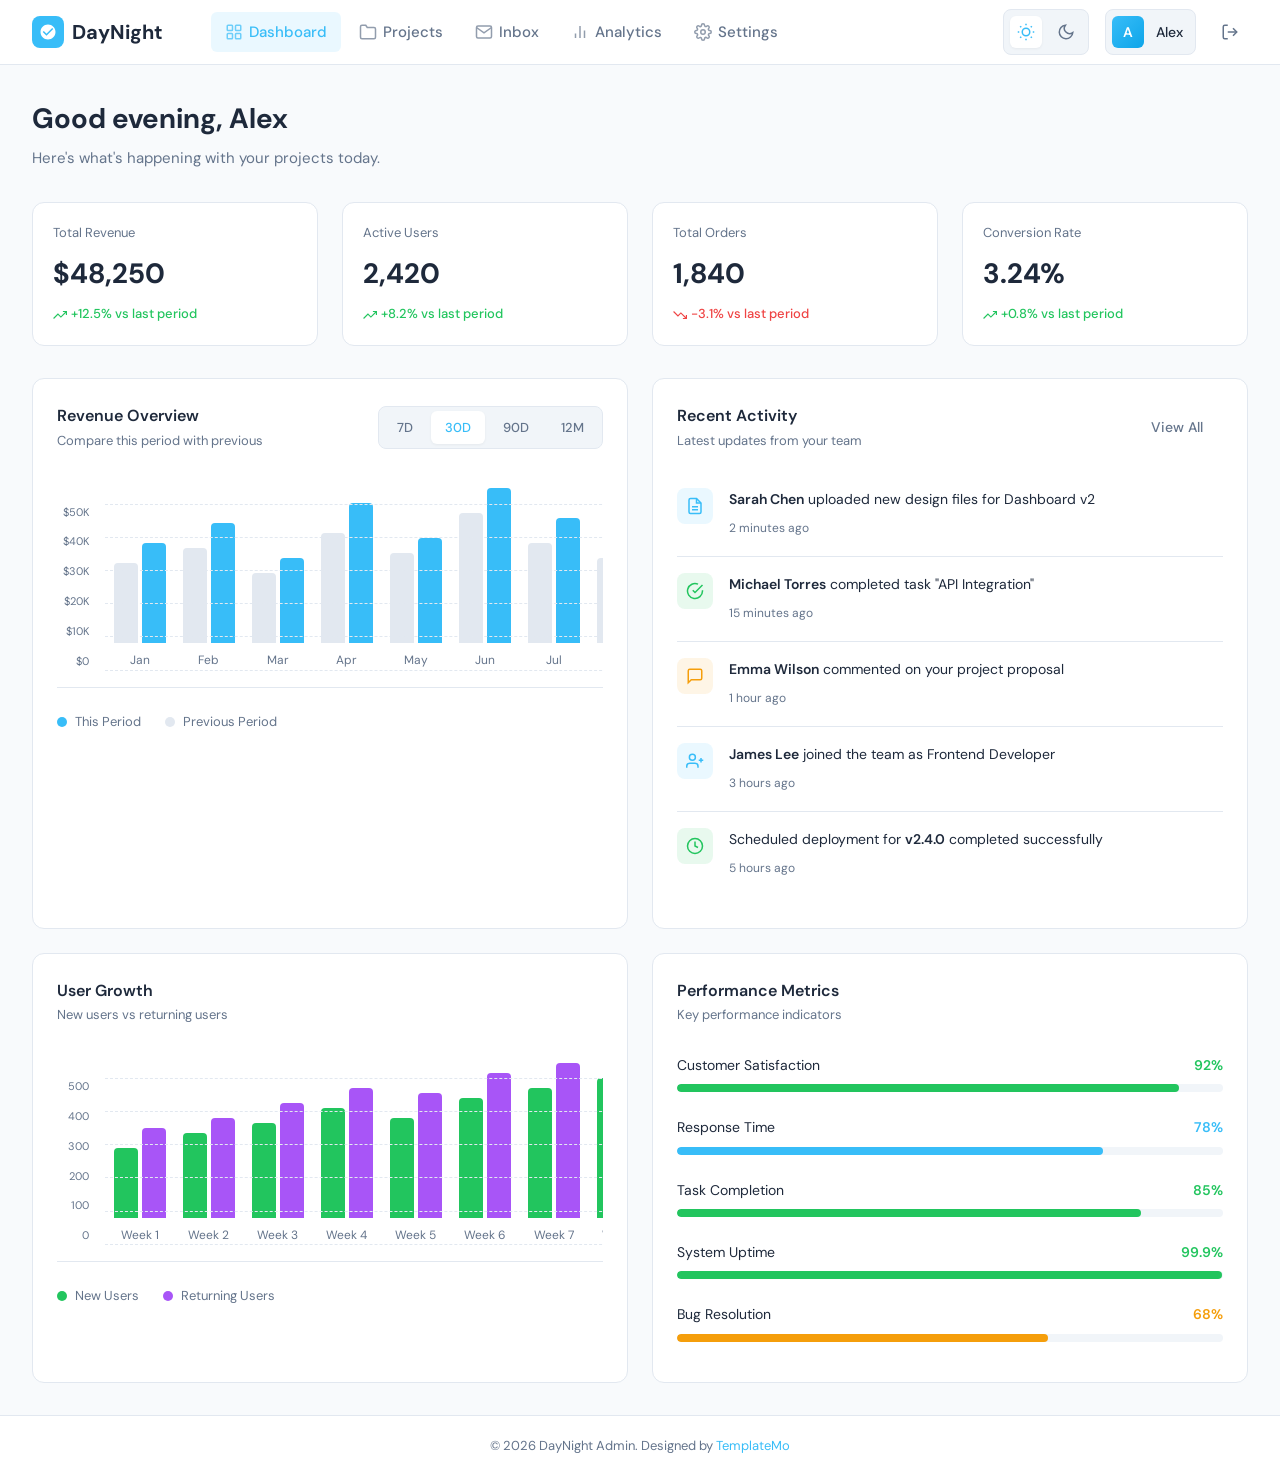
<file: admin/index.html>
<!DOCTYPE html>
<html lang="en">
<head>
    <meta charset="UTF-8">
    <meta name="viewport" content="width=device-width, initial-scale=1.0">
    <title>Dashboard - DayNight Admin</title>
    <script>
        // Prevent flash of white in dark mode - runs before CSS/page render
        if (localStorage.getItem('daynight-theme') === 'carbon') {
            document.documentElement.classList.add('carbon');
        }
    </script>
    <link rel="stylesheet" href="templatemo-daynight-style.css">
    <!--

TemplateMo 608 DayNight Admin

https://templatemo.com/tm-608-daynight-admin

-->
</head>
<body>
    <!-- Mobile Menu Overlay -->
    <div class="mobile-menu-overlay"></div>
    
    <!-- Mobile Menu -->
    <div class="mobile-menu">
        <div class="mobile-menu-header">
            <a href="index.html" class="logo">
                <div class="logo-icon">
                    <svg viewBox="0 0 24 24" fill="currentColor">
                        <path d="M12 2C6.48 2 2 6.48 2 12s4.48 10 10 10 10-4.48 10-10S17.52 2 12 2zm-2 15l-5-5 1.41-1.41L10 14.17l7.59-7.59L19 8l-9 9z"/>
                    </svg>
                </div>
                DayNight
            </a>
            <button class="mobile-menu-close" onclick="closeMobileMenu()">
                <svg viewBox="0 0 24 24" fill="none" stroke="currentColor" stroke-width="2">
                    <line x1="18" y1="6" x2="6" y2="18"/>
                    <line x1="6" y1="6" x2="18" y2="18"/>
                </svg>
            </button>
        </div>
        <nav class="mobile-menu-nav">
            <a href="index.html" class="active">
                <svg viewBox="0 0 24 24" fill="none" stroke="currentColor" stroke-width="2">
                    <rect x="3" y="3" width="7" height="7" rx="1"/>
                    <rect x="14" y="3" width="7" height="7" rx="1"/>
                    <rect x="3" y="14" width="7" height="7" rx="1"/>
                    <rect x="14" y="14" width="7" height="7" rx="1"/>
                </svg>
                Dashboard
            </a>
            <a href="projects.html">
                <svg viewBox="0 0 24 24" fill="none" stroke="currentColor" stroke-width="2">
                    <path d="M22 19a2 2 0 0 1-2 2H4a2 2 0 0 1-2-2V5a2 2 0 0 1 2-2h5l2 3h9a2 2 0 0 1 2 2z"/>
                </svg>
                Projects
            </a>
            <a href="inbox.html">
                <svg viewBox="0 0 24 24" fill="none" stroke="currentColor" stroke-width="2">
                    <path d="M4 4h16c1.1 0 2 .9 2 2v12c0 1.1-.9 2-2 2H4c-1.1 0-2-.9-2-2V6c0-1.1.9-2 2-2z"/>
                    <polyline points="22,6 12,13 2,6"/>
                </svg>
                Inbox
            </a>
            <a href="analytics.html">
                <svg viewBox="0 0 24 24" fill="none" stroke="currentColor" stroke-width="2">
                    <line x1="18" y1="20" x2="18" y2="10"/>
                    <line x1="12" y1="20" x2="12" y2="4"/>
                    <line x1="6" y1="20" x2="6" y2="14"/>
                </svg>
                Analytics
            </a>
            <a href="settings.html">
                <svg viewBox="0 0 24 24" fill="none" stroke="currentColor" stroke-width="2">
                    <circle cx="12" cy="12" r="3"/>
                    <path d="M19.4 15a1.65 1.65 0 0 0 .33 1.82l.06.06a2 2 0 0 1 0 2.83 2 2 0 0 1-2.83 0l-.06-.06a1.65 1.65 0 0 0-1.82-.33 1.65 1.65 0 0 0-1 1.51V21a2 2 0 0 1-2 2 2 2 0 0 1-2-2v-.09A1.65 1.65 0 0 0 9 19.4a1.65 1.65 0 0 0-1.82.33l-.06.06a2 2 0 0 1-2.83 0 2 2 0 0 1 0-2.83l.06-.06a1.65 1.65 0 0 0 .33-1.82 1.65 1.65 0 0 0-1.51-1H3a2 2 0 0 1-2-2 2 2 0 0 1 2-2h.09A1.65 1.65 0 0 0 4.6 9a1.65 1.65 0 0 0-.33-1.82l-.06-.06a2 2 0 0 1 0-2.83 2 2 0 0 1 2.83 0l.06.06a1.65 1.65 0 0 0 1.82.33H9a1.65 1.65 0 0 0 1-1.51V3a2 2 0 0 1 2-2 2 2 0 0 1 2 2v.09a1.65 1.65 0 0 0 1 1.51 1.65 1.65 0 0 0 1.82-.33l.06-.06a2 2 0 0 1 2.83 0 2 2 0 0 1 0 2.83l-.06.06a1.65 1.65 0 0 0-.33 1.82V9a1.65 1.65 0 0 0 1.51 1H21a2 2 0 0 1 2 2 2 2 0 0 1-2 2h-.09a1.65 1.65 0 0 0-1.51 1z"/>
                </svg>
                Settings
            </a>
        </nav>
        <div class="mobile-menu-footer">
            <a href="login.html" class="mobile-logout-btn">
                <svg viewBox="0 0 24 24" fill="none" stroke="currentColor" stroke-width="2">
                    <path d="M9 21H5a2 2 0 0 1-2-2V5a2 2 0 0 1 2-2h4"/>
                    <polyline points="16 17 21 12 16 7"/>
                    <line x1="21" y1="12" x2="9" y2="12"/>
                </svg>
                Logout
            </a>
            <div class="theme-toggle">
                <button class="theme-btn theme-btn-snow active" onclick="setTheme('snow')" title="Snow Edition">
                    <svg viewBox="0 0 24 24" fill="none" stroke="currentColor" stroke-width="2">
                        <circle cx="12" cy="12" r="5"/>
                        <line x1="12" y1="1" x2="12" y2="3"/>
                        <line x1="12" y1="21" x2="12" y2="23"/>
                        <line x1="4.22" y1="4.22" x2="5.64" y2="5.64"/>
                        <line x1="18.36" y1="18.36" x2="19.78" y2="19.78"/>
                        <line x1="1" y1="12" x2="3" y2="12"/>
                        <line x1="21" y1="12" x2="23" y2="12"/>
                        <line x1="4.22" y1="19.78" x2="5.64" y2="18.36"/>
                        <line x1="18.36" y1="5.64" x2="19.78" y2="4.22"/>
                    </svg>
                </button>
                <button class="theme-btn theme-btn-carbon" onclick="setTheme('carbon')" title="Carbon Edition">
                    <svg viewBox="0 0 24 24" fill="none" stroke="currentColor" stroke-width="2">
                        <path d="M21 12.79A9 9 0 1 1 11.21 3 7 7 0 0 0 21 12.79z"/>
                    </svg>
                </button>
            </div>
        </div>
    </div>

    <div class="app-container">
        <!-- Top Navigation -->
        <nav class="top-nav">
            <div class="nav-container">
                <div class="nav-left">
                    <a href="index.html" class="logo">
                        <div class="logo-icon">
                            <svg viewBox="0 0 24 24" fill="currentColor">
                                <path d="M12 2C6.48 2 2 6.48 2 12s4.48 10 10 10 10-4.48 10-10S17.52 2 12 2zm-2 15l-5-5 1.41-1.41L10 14.17l7.59-7.59L19 8l-9 9z"/>
                            </svg>
                        </div>
                        DayNight
                    </a>
                    <div class="nav-menu">
                        <div class="nav-item">
                            <a href="index.html" class="nav-link active">
                                <svg viewBox="0 0 24 24" fill="none" stroke="currentColor" stroke-width="2">
                                    <rect x="3" y="3" width="7" height="7" rx="1"/>
                                    <rect x="14" y="3" width="7" height="7" rx="1"/>
                                    <rect x="3" y="14" width="7" height="7" rx="1"/>
                                    <rect x="14" y="14" width="7" height="7" rx="1"/>
                                </svg>
                                Dashboard
                            </a>
                        </div>
                        <div class="nav-item">
                            <a href="projects.html" class="nav-link">
                                <svg viewBox="0 0 24 24" fill="none" stroke="currentColor" stroke-width="2">
                                    <path d="M22 19a2 2 0 0 1-2 2H4a2 2 0 0 1-2-2V5a2 2 0 0 1 2-2h5l2 3h9a2 2 0 0 1 2 2z"/>
                                </svg>
                                Projects
                            </a>
                        </div>
                        <div class="nav-item">
                            <a href="inbox.html" class="nav-link">
                                <svg viewBox="0 0 24 24" fill="none" stroke="currentColor" stroke-width="2">
                                    <path d="M4 4h16c1.1 0 2 .9 2 2v12c0 1.1-.9 2-2 2H4c-1.1 0-2-.9-2-2V6c0-1.1.9-2 2-2z"/>
                                    <polyline points="22,6 12,13 2,6"/>
                                </svg>
                                Inbox
                            </a>
                        </div>
                        <div class="nav-item">
                            <a href="analytics.html" class="nav-link">
                                <svg viewBox="0 0 24 24" fill="none" stroke="currentColor" stroke-width="2">
                                    <line x1="18" y1="20" x2="18" y2="10"/>
                                    <line x1="12" y1="20" x2="12" y2="4"/>
                                    <line x1="6" y1="20" x2="6" y2="14"/>
                                </svg>
                                Analytics
                            </a>
                        </div>
                        <div class="nav-item">
                            <a href="settings.html" class="nav-link">
                                <svg viewBox="0 0 24 24" fill="none" stroke="currentColor" stroke-width="2">
                                    <circle cx="12" cy="12" r="3"/>
                                    <path d="M19.4 15a1.65 1.65 0 0 0 .33 1.82l.06.06a2 2 0 0 1 0 2.83 2 2 0 0 1-2.83 0l-.06-.06a1.65 1.65 0 0 0-1.82-.33 1.65 1.65 0 0 0-1 1.51V21a2 2 0 0 1-2 2 2 2 0 0 1-2-2v-.09A1.65 1.65 0 0 0 9 19.4a1.65 1.65 0 0 0-1.82.33l-.06.06a2 2 0 0 1-2.83 0 2 2 0 0 1 0-2.83l.06-.06a1.65 1.65 0 0 0 .33-1.82 1.65 1.65 0 0 0-1.51-1H3a2 2 0 0 1-2-2 2 2 0 0 1 2-2h.09A1.65 1.65 0 0 0 4.6 9a1.65 1.65 0 0 0-.33-1.82l-.06-.06a2 2 0 0 1 0-2.83 2 2 0 0 1 2.83 0l.06.06a1.65 1.65 0 0 0 1.82.33H9a1.65 1.65 0 0 0 1-1.51V3a2 2 0 0 1 2-2 2 2 0 0 1 2 2v.09a1.65 1.65 0 0 0 1 1.51 1.65 1.65 0 0 0 1.82-.33l.06-.06a2 2 0 0 1 2.83 0 2 2 0 0 1 0 2.83l-.06.06a1.65 1.65 0 0 0-.33 1.82V9a1.65 1.65 0 0 0 1.51 1H21a2 2 0 0 1 2 2 2 2 0 0 1-2 2h-.09a1.65 1.65 0 0 0-1.51 1z"/>
                                </svg>
                                Settings
                            </a>
                        </div>
                    </div>
                </div>
                <div class="nav-right">
                    <div class="theme-toggle">
                        <button class="theme-btn theme-btn-snow active" onclick="setTheme('snow')" title="Snow Edition">
                            <svg viewBox="0 0 24 24" fill="none" stroke="currentColor" stroke-width="2">
                                <circle cx="12" cy="12" r="5"/>
                                <line x1="12" y1="1" x2="12" y2="3"/>
                                <line x1="12" y1="21" x2="12" y2="23"/>
                                <line x1="4.22" y1="4.22" x2="5.64" y2="5.64"/>
                                <line x1="18.36" y1="18.36" x2="19.78" y2="19.78"/>
                                <line x1="1" y1="12" x2="3" y2="12"/>
                                <line x1="21" y1="12" x2="23" y2="12"/>
                                <line x1="4.22" y1="19.78" x2="5.64" y2="18.36"/>
                                <line x1="18.36" y1="5.64" x2="19.78" y2="4.22"/>
                            </svg>
                        </button>
                        <button class="theme-btn theme-btn-carbon" onclick="setTheme('carbon')" title="Carbon Edition">
                            <svg viewBox="0 0 24 24" fill="none" stroke="currentColor" stroke-width="2">
                                <path d="M21 12.79A9 9 0 1 1 11.21 3 7 7 0 0 0 21 12.79z"/>
                            </svg>
                        </button>
                    </div>
                    <button class="user-menu">
                        <div class="user-avatar">A</div>
                        <span class="user-name">Alex</span>
                    </button>
                    <a href="login.html" class="btn-logout" title="Logout">
                        <svg viewBox="0 0 24 24" fill="none" stroke="currentColor" stroke-width="2">
                            <path d="M9 21H5a2 2 0 0 1-2-2V5a2 2 0 0 1 2-2h4"/>
                            <polyline points="16 17 21 12 16 7"/>
                            <line x1="21" y1="12" x2="9" y2="12"/>
                        </svg>
                    </a>
                    <button class="mobile-menu-btn" onclick="toggleMobileMenu()">
                        <svg viewBox="0 0 24 24" fill="none" stroke="currentColor" stroke-width="2">
                            <line x1="3" y1="12" x2="21" y2="12"/>
                            <line x1="3" y1="6" x2="21" y2="6"/>
                            <line x1="3" y1="18" x2="21" y2="18"/>
                        </svg>
                    </button>
                </div>
            </div>
        </nav>

        <!-- Main Content -->
        <main class="main-content">
            <!-- Page Header -->
            <div class="page-header">
                <h1 class="greeting" id="greeting">Good morning, Alex</h1>
                <p class="greeting-sub">Here's what's happening with your projects today.</p>
            </div>

            <!-- Stats Grid -->
            <div class="stats-grid">
                <div class="stat-card">
                    <div class="stat-label">Total Revenue</div>
                    <div class="stat-value">$48,250</div>
                    <div class="stat-change positive">
                        <svg viewBox="0 0 24 24" fill="none" stroke="currentColor" stroke-width="2">
                            <polyline points="23 6 13.5 15.5 8.5 10.5 1 18"/>
                            <polyline points="17 6 23 6 23 12"/>
                        </svg>
                        +12.5% vs last period
                    </div>
                </div>
                <div class="stat-card">
                    <div class="stat-label">Active Users</div>
                    <div class="stat-value">2,420</div>
                    <div class="stat-change positive">
                        <svg viewBox="0 0 24 24" fill="none" stroke="currentColor" stroke-width="2">
                            <polyline points="23 6 13.5 15.5 8.5 10.5 1 18"/>
                            <polyline points="17 6 23 6 23 12"/>
                        </svg>
                        +8.2% vs last period
                    </div>
                </div>
                <div class="stat-card">
                    <div class="stat-label">Total Orders</div>
                    <div class="stat-value">1,840</div>
                    <div class="stat-change negative">
                        <svg viewBox="0 0 24 24" fill="none" stroke="currentColor" stroke-width="2">
                            <polyline points="23 18 13.5 8.5 8.5 13.5 1 6"/>
                            <polyline points="17 18 23 18 23 12"/>
                        </svg>
                        -3.1% vs last period
                    </div>
                </div>
                <div class="stat-card">
                    <div class="stat-label">Conversion Rate</div>
                    <div class="stat-value">3.24%</div>
                    <div class="stat-change positive">
                        <svg viewBox="0 0 24 24" fill="none" stroke="currentColor" stroke-width="2">
                            <polyline points="23 6 13.5 15.5 8.5 10.5 1 18"/>
                            <polyline points="17 6 23 6 23 12"/>
                        </svg>
                        +0.8% vs last period
                    </div>
                </div>
            </div>

            <!-- Two Column Layout -->
            <div class="two-col">
                <!-- Comparison Chart -->
                <div class="card">
                    <div class="card-header">
                        <div>
                            <h3 class="card-title">Revenue Overview</h3>
                            <p class="card-subtitle">Compare this period with previous</p>
                        </div>
                        <div class="date-picker">
                            <button class="date-btn" onclick="setDateRange('7d', this)">7D</button>
                            <button class="date-btn active" onclick="setDateRange('30d', this)">30D</button>
                            <button class="date-btn" onclick="setDateRange('90d', this)">90D</button>
                            <button class="date-btn" onclick="setDateRange('12m', this)">12M</button>
                        </div>
                    </div>
                    <div class="chart-container">
                        <div class="chart-scroll">
                            <div class="chart-scroll-inner">
                                <div class="bar-chart">
                                    <div class="y-axis">
                                        <span class="y-axis-label">$50K</span>
                                        <span class="y-axis-label">$40K</span>
                                        <span class="y-axis-label">$30K</span>
                                        <span class="y-axis-label">$20K</span>
                                        <span class="y-axis-label">$10K</span>
                                        <span class="y-axis-label">$0</span>
                                    </div>
                                    <div class="y-axis-lines">
                                        <div class="y-axis-line"></div>
                                        <div class="y-axis-line"></div>
                                        <div class="y-axis-line"></div>
                                        <div class="y-axis-line"></div>
                                        <div class="y-axis-line"></div>
                                        <div class="y-axis-line"></div>
                                    </div>
                                    <div class="bar-group">
                                        <div class="bar-wrapper">
                                            <div class="bar previous" style="height: 80px;"></div>
                                            <div class="bar current" style="height: 100px;"></div>
                                        </div>
                                        <span class="bar-label">Jan</span>
                                    </div>
                                    <div class="bar-group">
                                        <div class="bar-wrapper">
                                            <div class="bar previous" style="height: 95px;"></div>
                                            <div class="bar current" style="height: 120px;"></div>
                                        </div>
                                        <span class="bar-label">Feb</span>
                                    </div>
                                    <div class="bar-group">
                                        <div class="bar-wrapper">
                                            <div class="bar previous" style="height: 70px;"></div>
                                            <div class="bar current" style="height: 85px;"></div>
                                        </div>
                                        <span class="bar-label">Mar</span>
                                    </div>
                                    <div class="bar-group">
                                        <div class="bar-wrapper">
                                            <div class="bar previous" style="height: 110px;"></div>
                                            <div class="bar current" style="height: 140px;"></div>
                                        </div>
                                        <span class="bar-label">Apr</span>
                                    </div>
                                    <div class="bar-group">
                                        <div class="bar-wrapper">
                                            <div class="bar previous" style="height: 90px;"></div>
                                            <div class="bar current" style="height: 105px;"></div>
                                        </div>
                                        <span class="bar-label">May</span>
                                    </div>
                                    <div class="bar-group">
                                        <div class="bar-wrapper">
                                            <div class="bar previous" style="height: 130px;"></div>
                                            <div class="bar current" style="height: 155px;"></div>
                                        </div>
                                        <span class="bar-label">Jun</span>
                                    </div>
                                    <div class="bar-group">
                                        <div class="bar-wrapper">
                                            <div class="bar previous" style="height: 100px;"></div>
                                            <div class="bar current" style="height: 125px;"></div>
                                        </div>
                                        <span class="bar-label">Jul</span>
                                    </div>
                                    <div class="bar-group">
                                        <div class="bar-wrapper">
                                            <div class="bar previous" style="height: 85px;"></div>
                                            <div class="bar current" style="height: 110px;"></div>
                                        </div>
                                        <span class="bar-label">Aug</span>
                                    </div>
                                </div>
                            </div>
                        </div>
                        <div class="chart-legend">
                            <div class="legend-item">
                                <span class="legend-dot current"></span>
                                This Period
                            </div>
                            <div class="legend-item">
                                <span class="legend-dot previous"></span>
                                Previous Period
                            </div>
                        </div>
                    </div>
                </div>

                <!-- Activity Feed -->
                <div class="card">
                    <div class="card-header">
                        <div>
                            <h3 class="card-title">Recent Activity</h3>
                            <p class="card-subtitle">Latest updates from your team</p>
                        </div>
                        <button class="btn btn-ghost">View All</button>
                    </div>
                    <div class="card-scroll">
                        <div class="card-scroll-inner" style="min-width: 360px;">
                            <div class="activity-feed">
                        <div class="activity-item">
                            <div class="activity-icon blue">
                                <svg viewBox="0 0 24 24" fill="none" stroke="currentColor" stroke-width="2">
                                    <path d="M14 2H6a2 2 0 0 0-2 2v16a2 2 0 0 0 2 2h12a2 2 0 0 0 2-2V8z"/>
                                    <polyline points="14 2 14 8 20 8"/>
                                    <line x1="16" y1="13" x2="8" y2="13"/>
                                    <line x1="16" y1="17" x2="8" y2="17"/>
                                </svg>
                            </div>
                            <div class="activity-content">
                                <p class="activity-text"><strong>Sarah Chen</strong> uploaded new design files for Dashboard v2</p>
                                <span class="activity-time">2 minutes ago</span>
                            </div>
                        </div>
                        <div class="activity-item">
                            <div class="activity-icon green">
                                <svg viewBox="0 0 24 24" fill="none" stroke="currentColor" stroke-width="2">
                                    <path d="M22 11.08V12a10 10 0 1 1-5.93-9.14"/>
                                    <polyline points="22 4 12 14.01 9 11.01"/>
                                </svg>
                            </div>
                            <div class="activity-content">
                                <p class="activity-text"><strong>Michael Torres</strong> completed task "API Integration"</p>
                                <span class="activity-time">15 minutes ago</span>
                            </div>
                        </div>
                        <div class="activity-item">
                            <div class="activity-icon orange">
                                <svg viewBox="0 0 24 24" fill="none" stroke="currentColor" stroke-width="2">
                                    <path d="M21 15a2 2 0 0 1-2 2H7l-4 4V5a2 2 0 0 1 2-2h14a2 2 0 0 1 2 2z"/>
                                </svg>
                            </div>
                            <div class="activity-content">
                                <p class="activity-text"><strong>Emma Wilson</strong> commented on your project proposal</p>
                                <span class="activity-time">1 hour ago</span>
                            </div>
                        </div>
                        <div class="activity-item">
                            <div class="activity-icon blue">
                                <svg viewBox="0 0 24 24" fill="none" stroke="currentColor" stroke-width="2">
                                    <path d="M16 21v-2a4 4 0 0 0-4-4H5a4 4 0 0 0-4 4v2"/>
                                    <circle cx="8.5" cy="7" r="4"/>
                                    <line x1="20" y1="8" x2="20" y2="14"/>
                                    <line x1="23" y1="11" x2="17" y2="11"/>
                                </svg>
                            </div>
                            <div class="activity-content">
                                <p class="activity-text"><strong>James Lee</strong> joined the team as Frontend Developer</p>
                                <span class="activity-time">3 hours ago</span>
                            </div>
                        </div>
                        <div class="activity-item">
                            <div class="activity-icon green">
                                <svg viewBox="0 0 24 24" fill="none" stroke="currentColor" stroke-width="2">
                                    <circle cx="12" cy="12" r="10"/>
                                    <polyline points="12 6 12 12 16 14"/>
                                </svg>
                            </div>
                            <div class="activity-content">
                                <p class="activity-text">Scheduled deployment for <strong>v2.4.0</strong> completed successfully</p>
                                <span class="activity-time">5 hours ago</span>
                            </div>
                        </div>
                    </div>
                        </div>
                    </div>
                </div>
            </div>

            <!-- Additional Chart Row -->
            <div class="two-col" style="margin-top: 1.5rem;">
                <!-- User Growth Chart -->
                <div class="card">
                    <div class="card-header">
                        <div>
                            <h3 class="card-title">User Growth</h3>
                            <p class="card-subtitle">New users vs returning users</p>
                        </div>
                    </div>
                    <div class="chart-container">
                        <div class="chart-scroll">
                            <div class="chart-scroll-inner">
                                <div class="bar-chart">
                                    <div class="y-axis">
                                        <span class="y-axis-label">500</span>
                                        <span class="y-axis-label">400</span>
                                        <span class="y-axis-label">300</span>
                                        <span class="y-axis-label">200</span>
                                        <span class="y-axis-label">100</span>
                                        <span class="y-axis-label">0</span>
                                    </div>
                                    <div class="y-axis-lines">
                                        <div class="y-axis-line"></div>
                                        <div class="y-axis-line"></div>
                                        <div class="y-axis-line"></div>
                                        <div class="y-axis-line"></div>
                                        <div class="y-axis-line"></div>
                                        <div class="y-axis-line"></div>
                                    </div>
                                    <div class="bar-group">
                                        <div class="bar-wrapper">
                                            <div class="bar" style="height: 70px; background: var(--success);"></div>
                                            <div class="bar" style="height: 90px; background: #A855F7;"></div>
                                        </div>
                                        <span class="bar-label">Week 1</span>
                                    </div>
                                    <div class="bar-group">
                                        <div class="bar-wrapper">
                                            <div class="bar" style="height: 85px; background: var(--success);"></div>
                                            <div class="bar" style="height: 100px; background: #A855F7;"></div>
                                        </div>
                                        <span class="bar-label">Week 2</span>
                                    </div>
                                    <div class="bar-group">
                                        <div class="bar-wrapper">
                                            <div class="bar" style="height: 95px; background: var(--success);"></div>
                                            <div class="bar" style="height: 115px; background: #A855F7;"></div>
                                        </div>
                                        <span class="bar-label">Week 3</span>
                                    </div>
                                    <div class="bar-group">
                                        <div class="bar-wrapper">
                                            <div class="bar" style="height: 110px; background: var(--success);"></div>
                                            <div class="bar" style="height: 130px; background: #A855F7;"></div>
                                        </div>
                                        <span class="bar-label">Week 4</span>
                                    </div>
                                    <div class="bar-group">
                                        <div class="bar-wrapper">
                                            <div class="bar" style="height: 100px; background: var(--success);"></div>
                                            <div class="bar" style="height: 125px; background: #A855F7;"></div>
                                        </div>
                                        <span class="bar-label">Week 5</span>
                                    </div>
                                    <div class="bar-group">
                                        <div class="bar-wrapper">
                                            <div class="bar" style="height: 120px; background: var(--success);"></div>
                                            <div class="bar" style="height: 145px; background: #A855F7;"></div>
                                        </div>
                                        <span class="bar-label">Week 6</span>
                                    </div>
                                    <div class="bar-group">
                                        <div class="bar-wrapper">
                                            <div class="bar" style="height: 130px; background: var(--success);"></div>
                                            <div class="bar" style="height: 155px; background: #A855F7;"></div>
                                        </div>
                                        <span class="bar-label">Week 7</span>
                                    </div>
                                    <div class="bar-group">
                                        <div class="bar-wrapper">
                                            <div class="bar" style="height: 140px; background: var(--success);"></div>
                                            <div class="bar" style="height: 160px; background: #A855F7;"></div>
                                        </div>
                                        <span class="bar-label">Week 8</span>
                                    </div>
                                </div>
                            </div>
                        </div>
                        <div class="chart-legend">
                            <div class="legend-item">
                                <span class="legend-dot" style="background: var(--success);"></span>
                                New Users
                            </div>
                            <div class="legend-item">
                                <span class="legend-dot" style="background: #A855F7;"></span>
                                Returning Users
                            </div>
                        </div>
                    </div>
                </div>

                <!-- Performance Metrics -->
                <div class="card">
                    <div class="card-header">
                        <div>
                            <h3 class="card-title">Performance Metrics</h3>
                            <p class="card-subtitle">Key performance indicators</p>
                        </div>
                    </div>
                    <div class="card-scroll">
                        <div class="card-scroll-inner" style="min-width: 400px;">
                            <div style="padding: 0.5rem 0;">
                                <div style="margin-bottom: 1.5rem;">
                                    <div style="display: flex; justify-content: space-between; margin-bottom: 0.5rem;">
                                        <span style="font-size: 0.875rem; color: var(--text-primary);">Customer Satisfaction</span>
                                        <span style="font-size: 0.875rem; font-weight: 600; color: var(--success);">92%</span>
                                    </div>
                                    <div class="progress-bar">
                                        <div class="progress-fill success" style="width: 92%;"></div>
                                    </div>
                                </div>
                                <div style="margin-bottom: 1.5rem;">
                                    <div style="display: flex; justify-content: space-between; margin-bottom: 0.5rem;">
                                        <span style="font-size: 0.875rem; color: var(--text-primary);">Response Time</span>
                                        <span style="font-size: 0.875rem; font-weight: 600; color: var(--accent);">78%</span>
                                    </div>
                                    <div class="progress-bar">
                                        <div class="progress-fill accent" style="width: 78%;"></div>
                                    </div>
                                </div>
                                <div style="margin-bottom: 1.5rem;">
                                    <div style="display: flex; justify-content: space-between; margin-bottom: 0.5rem;">
                                        <span style="font-size: 0.875rem; color: var(--text-primary);">Task Completion</span>
                                        <span style="font-size: 0.875rem; font-weight: 600; color: var(--success);">85%</span>
                                    </div>
                                    <div class="progress-bar">
                                        <div class="progress-fill success" style="width: 85%;"></div>
                                    </div>
                                </div>
                                <div style="margin-bottom: 1.5rem;">
                                    <div style="display: flex; justify-content: space-between; margin-bottom: 0.5rem;">
                                        <span style="font-size: 0.875rem; color: var(--text-primary);">System Uptime</span>
                                        <span style="font-size: 0.875rem; font-weight: 600; color: var(--success);">99.9%</span>
                                    </div>
                                    <div class="progress-bar">
                                        <div class="progress-fill success" style="width: 99.9%;"></div>
                                    </div>
                                </div>
                                <div>
                                    <div style="display: flex; justify-content: space-between; margin-bottom: 0.5rem;">
                                        <span style="font-size: 0.875rem; color: var(--text-primary);">Bug Resolution</span>
                                        <span style="font-size: 0.875rem; font-weight: 600; color: var(--warning);">68%</span>
                                    </div>
                                    <div class="progress-bar">
                                        <div class="progress-fill warning" style="width: 68%;"></div>
                                    </div>
                                </div>
                            </div>
                        </div>
                    </div>
                </div>
            </div>
        </main>

        <!-- Footer -->
        <footer class="footer">
            <p>&copy; 2026 DayNight Admin. Designed by <a href="https://www.templatemo.com" target="_blank" rel="nofollow">TemplateMo</a></p>
        </footer>
    </div>

    <script src="templatemo-daynight-script.js"></script>
</body>
</html>
</file>
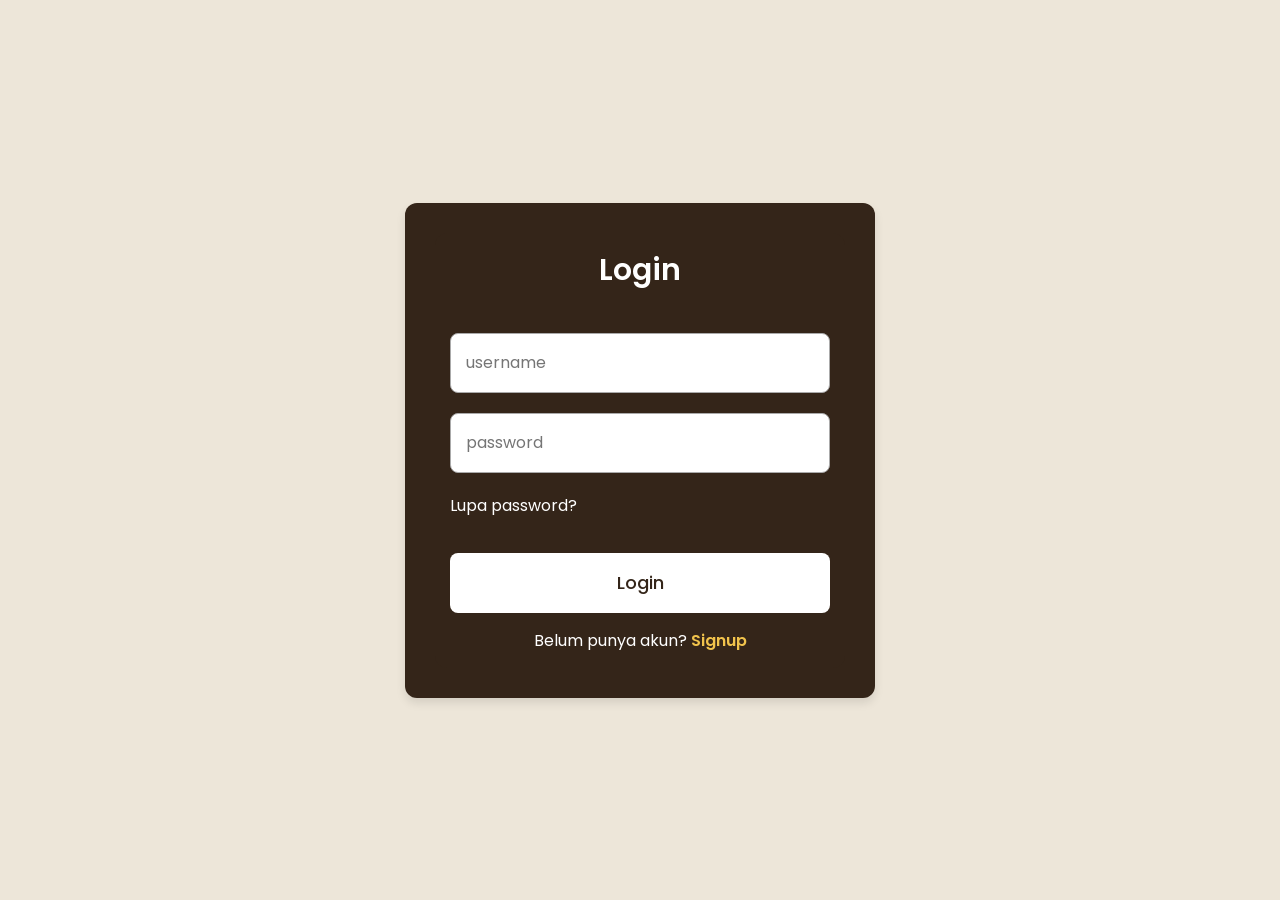
<file: login/index.html>
<!DOCTYPE html>
<!-- Website - www.codingnepalweb.com -->
<html lang="en">
  <head>
    <meta charset="UTF-8" />
    <meta name="description" content=" Today in this blog you will learn how to create a responsive Login & Registration Form in HTML CSS & JavaScript. The blog will cover everything from the basics of creating a Login & Registration in HTML, to styling it with CSS and adding with JavaScript." />
    <meta
      name="keywords"
      content=" 
 Animated Login & Registration Form,Form Design,HTML and CSS,HTML CSS JavaScript,login & registration form,login & signup form,Login Form Design,registration form,Signup Form,HTML,CSS,JavaScript,
"
    />

    <meta name="viewport" content="width=device-width, initial-scale=1.0" />

    <title>Login & Signup Form HTML CSS | CodingNepal</title>
    <link rel="stylesheet" href="style.css" />
  </head>
  <body>
    <section class="wrapper">
      <div class="form login">
        <header>Login</header>
        <form id="loginForm">
          <input type="text" id="username" placeholder="username" required />
          <input type="password" id="password" placeholder="password" required />
          <a href="#">Lupa password?</a>
          <input type="submit" value="Login" />
        </form>
        <div id="alertBox" class="alert" style="display:none;"></div>
        <p class="switch-link">
         Belum punya akun?
         <a href="register.html">Signup</a>
        </p>
      </div>

    </section>
    
    <script src="js/login.js"></script>
  </body>
</html>
</file>
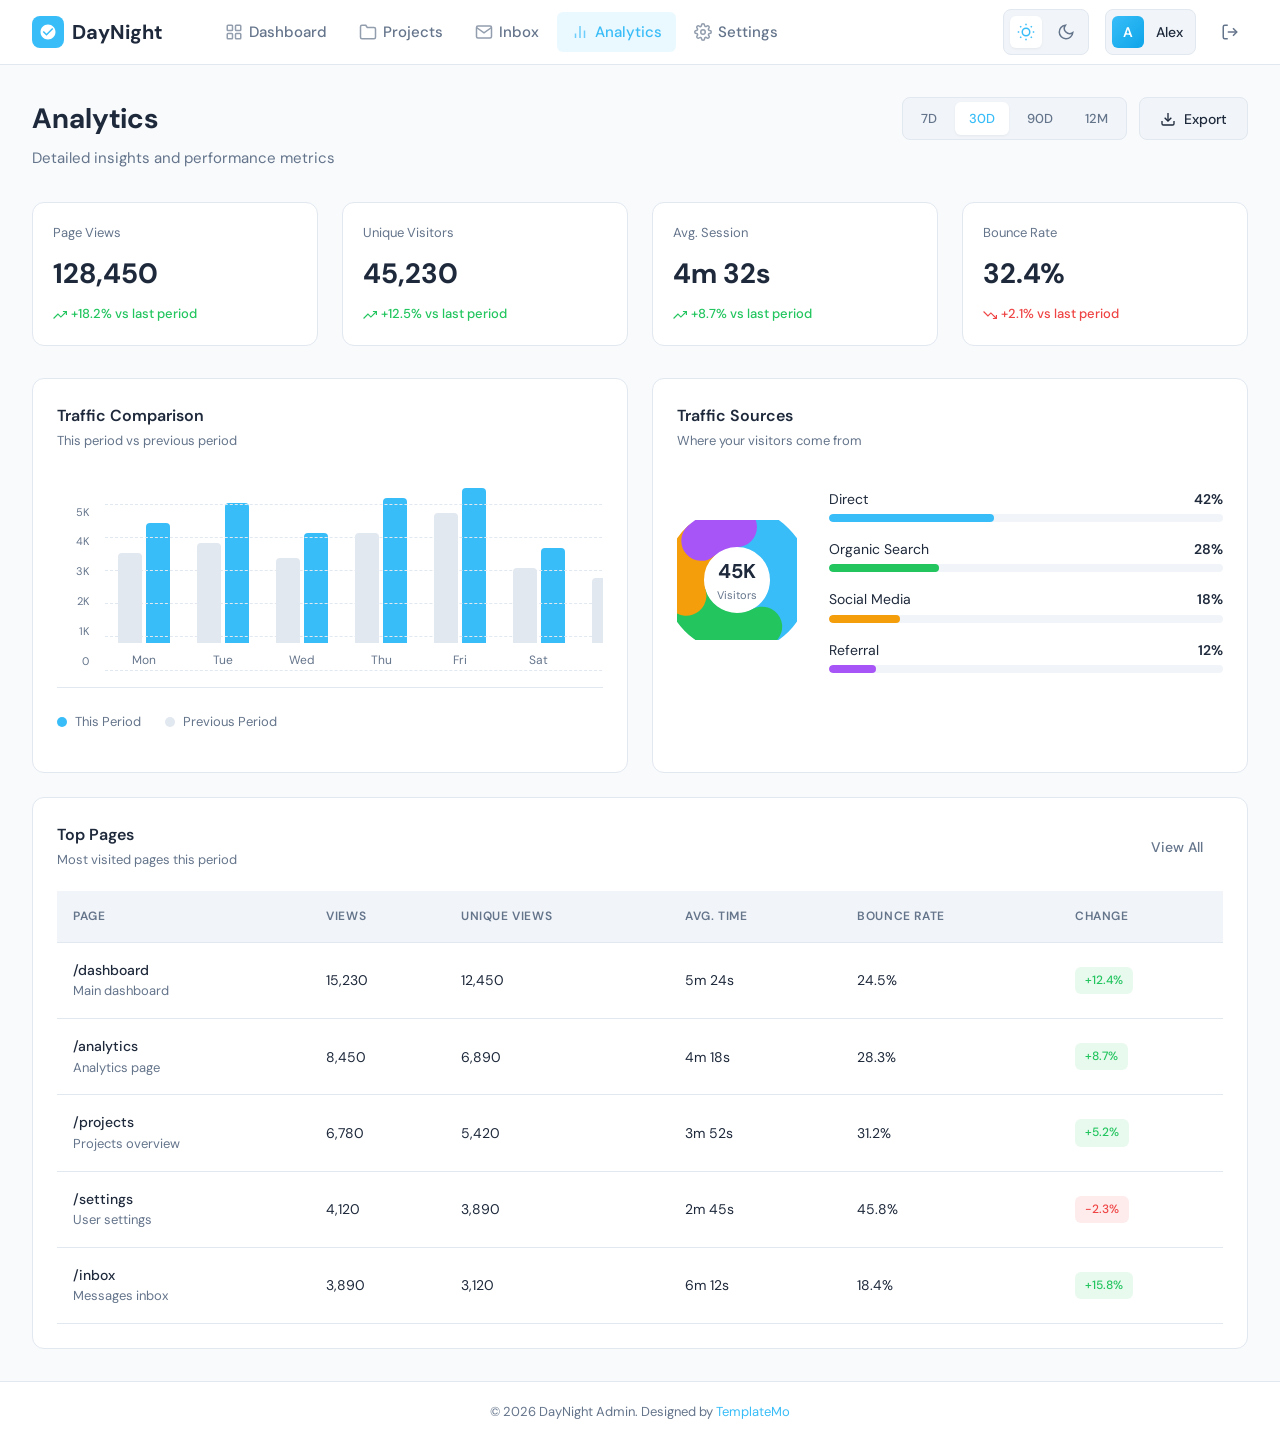
<file: admin/analytics.html>
<!DOCTYPE html>
<html lang="en">
<head>
    <meta charset="UTF-8">
    <meta name="viewport" content="width=device-width, initial-scale=1.0">
    <title>Analytics - DayNight Admin</title>
    <script>if(localStorage.getItem("daynight-theme")==="carbon"){document.documentElement.classList.add("carbon");}</script>
    <link rel="stylesheet" href="templatemo-daynight-style.css">
    <!--

TemplateMo 608 DayNight Admin

https://templatemo.com/tm-608-daynight-admin

-->
</head>
<body>
    <!-- Mobile Menu Overlay -->
    <div class="mobile-menu-overlay"></div>
    
    <!-- Mobile Menu -->
    <div class="mobile-menu">
        <div class="mobile-menu-header">
            <a href="index.html" class="logo">
                <div class="logo-icon">
                    <svg viewBox="0 0 24 24" fill="currentColor">
                        <path d="M12 2C6.48 2 2 6.48 2 12s4.48 10 10 10 10-4.48 10-10S17.52 2 12 2zm-2 15l-5-5 1.41-1.41L10 14.17l7.59-7.59L19 8l-9 9z"/>
                    </svg>
                </div>
                DayNight
            </a>
            <button class="mobile-menu-close" onclick="closeMobileMenu()">
                <svg viewBox="0 0 24 24" fill="none" stroke="currentColor" stroke-width="2">
                    <line x1="18" y1="6" x2="6" y2="18"/>
                    <line x1="6" y1="6" x2="18" y2="18"/>
                </svg>
            </button>
        </div>
        <nav class="mobile-menu-nav">
            <a href="index.html">
                <svg viewBox="0 0 24 24" fill="none" stroke="currentColor" stroke-width="2"><rect x="3" y="3" width="7" height="7" rx="1"/><rect x="14" y="3" width="7" height="7" rx="1"/><rect x="3" y="14" width="7" height="7" rx="1"/><rect x="14" y="14" width="7" height="7" rx="1"/></svg>
                Dashboard
            </a>
            <a href="projects.html">
                <svg viewBox="0 0 24 24" fill="none" stroke="currentColor" stroke-width="2"><path d="M22 19a2 2 0 0 1-2 2H4a2 2 0 0 1-2-2V5a2 2 0 0 1 2-2h5l2 3h9a2 2 0 0 1 2 2z"/></svg>
                Projects
            </a>
            <a href="inbox.html">
                <svg viewBox="0 0 24 24" fill="none" stroke="currentColor" stroke-width="2"><path d="M4 4h16c1.1 0 2 .9 2 2v12c0 1.1-.9 2-2 2H4c-1.1 0-2-.9-2-2V6c0-1.1.9-2 2-2z"/><polyline points="22,6 12,13 2,6"/></svg>
                Inbox
            </a>
            <a href="analytics.html" class="active">
                <svg viewBox="0 0 24 24" fill="none" stroke="currentColor" stroke-width="2"><line x1="18" y1="20" x2="18" y2="10"/><line x1="12" y1="20" x2="12" y2="4"/><line x1="6" y1="20" x2="6" y2="14"/></svg>
                Analytics
            </a>
            <a href="settings.html">
                <svg viewBox="0 0 24 24" fill="none" stroke="currentColor" stroke-width="2"><circle cx="12" cy="12" r="3"/><path d="M19.4 15a1.65 1.65 0 0 0 .33 1.82l.06.06a2 2 0 0 1 0 2.83 2 2 0 0 1-2.83 0l-.06-.06a1.65 1.65 0 0 0-1.82-.33 1.65 1.65 0 0 0-1 1.51V21a2 2 0 0 1-2 2 2 2 0 0 1-2-2v-.09A1.65 1.65 0 0 0 9 19.4a1.65 1.65 0 0 0-1.82.33l-.06.06a2 2 0 0 1-2.83 0 2 2 0 0 1 0-2.83l.06-.06a1.65 1.65 0 0 0 .33-1.82 1.65 1.65 0 0 0-1.51-1H3a2 2 0 0 1-2-2 2 2 0 0 1 2-2h.09A1.65 1.65 0 0 0 4.6 9a1.65 1.65 0 0 0-.33-1.82l-.06-.06a2 2 0 0 1 0-2.83 2 2 0 0 1 2.83 0l.06.06a1.65 1.65 0 0 0 1.82.33H9a1.65 1.65 0 0 0 1-1.51V3a2 2 0 0 1 2-2 2 2 0 0 1 2 2v.09a1.65 1.65 0 0 0 1 1.51 1.65 1.65 0 0 0 1.82-.33l.06-.06a2 2 0 0 1 2.83 0 2 2 0 0 1 0 2.83l-.06.06a1.65 1.65 0 0 0-.33 1.82V9a1.65 1.65 0 0 0 1.51 1H21a2 2 0 0 1 2 2 2 2 0 0 1-2 2h-.09a1.65 1.65 0 0 0-1.51 1z"/></svg>
                Settings
            </a>
        </nav>
        <div class="mobile-menu-footer"><a href="login.html" class="mobile-logout-btn"><svg viewBox="0 0 24 24" fill="none" stroke="currentColor" stroke-width="2"><path d="M9 21H5a2 2 0 0 1-2-2V5a2 2 0 0 1 2-2h4"/><polyline points="16 17 21 12 16 7"/><line x1="21" y1="12" x2="9" y2="12"/></svg>Logout</a>
            <div class="theme-toggle">
                <button class="theme-btn theme-btn-snow active" onclick="setTheme('snow')" title="Snow Edition">
                    <svg viewBox="0 0 24 24" fill="none" stroke="currentColor" stroke-width="2"><circle cx="12" cy="12" r="5"/><line x1="12" y1="1" x2="12" y2="3"/><line x1="12" y1="21" x2="12" y2="23"/><line x1="4.22" y1="4.22" x2="5.64" y2="5.64"/><line x1="18.36" y1="18.36" x2="19.78" y2="19.78"/><line x1="1" y1="12" x2="3" y2="12"/><line x1="21" y1="12" x2="23" y2="12"/><line x1="4.22" y1="19.78" x2="5.64" y2="18.36"/><line x1="18.36" y1="5.64" x2="19.78" y2="4.22"/></svg>
                </button>
                <button class="theme-btn theme-btn-carbon" onclick="setTheme('carbon')" title="Carbon Edition">
                    <svg viewBox="0 0 24 24" fill="none" stroke="currentColor" stroke-width="2"><path d="M21 12.79A9 9 0 1 1 11.21 3 7 7 0 0 0 21 12.79z"/></svg>
                </button>
            </div>
        </div>
    </div>

    <div class="app-container">
        <!-- Top Navigation -->
        <nav class="top-nav">
            <div class="nav-container">
                <div class="nav-left">
                    <a href="index.html" class="logo">
                        <div class="logo-icon">
                            <svg viewBox="0 0 24 24" fill="currentColor"><path d="M12 2C6.48 2 2 6.48 2 12s4.48 10 10 10 10-4.48 10-10S17.52 2 12 2zm-2 15l-5-5 1.41-1.41L10 14.17l7.59-7.59L19 8l-9 9z"/></svg>
                        </div>
                        DayNight
                    </a>
                    <div class="nav-menu">
                        <div class="nav-item"><a href="index.html" class="nav-link"><svg viewBox="0 0 24 24" fill="none" stroke="currentColor" stroke-width="2"><rect x="3" y="3" width="7" height="7" rx="1"/><rect x="14" y="3" width="7" height="7" rx="1"/><rect x="3" y="14" width="7" height="7" rx="1"/><rect x="14" y="14" width="7" height="7" rx="1"/></svg>Dashboard</a></div>
                        <div class="nav-item"><a href="projects.html" class="nav-link"><svg viewBox="0 0 24 24" fill="none" stroke="currentColor" stroke-width="2"><path d="M22 19a2 2 0 0 1-2 2H4a2 2 0 0 1-2-2V5a2 2 0 0 1 2-2h5l2 3h9a2 2 0 0 1 2 2z"/></svg>Projects</a></div>
                        <div class="nav-item"><a href="inbox.html" class="nav-link"><svg viewBox="0 0 24 24" fill="none" stroke="currentColor" stroke-width="2"><path d="M4 4h16c1.1 0 2 .9 2 2v12c0 1.1-.9 2-2 2H4c-1.1 0-2-.9-2-2V6c0-1.1.9-2 2-2z"/><polyline points="22,6 12,13 2,6"/></svg>Inbox</a></div>
                        <div class="nav-item"><a href="analytics.html" class="nav-link active"><svg viewBox="0 0 24 24" fill="none" stroke="currentColor" stroke-width="2"><line x1="18" y1="20" x2="18" y2="10"/><line x1="12" y1="20" x2="12" y2="4"/><line x1="6" y1="20" x2="6" y2="14"/></svg>Analytics</a></div>
                        <div class="nav-item"><a href="settings.html" class="nav-link"><svg viewBox="0 0 24 24" fill="none" stroke="currentColor" stroke-width="2"><circle cx="12" cy="12" r="3"/><path d="M19.4 15a1.65 1.65 0 0 0 .33 1.82l.06.06a2 2 0 0 1 0 2.83 2 2 0 0 1-2.83 0l-.06-.06a1.65 1.65 0 0 0-1.82-.33 1.65 1.65 0 0 0-1 1.51V21a2 2 0 0 1-2 2 2 2 0 0 1-2-2v-.09A1.65 1.65 0 0 0 9 19.4a1.65 1.65 0 0 0-1.82.33l-.06.06a2 2 0 0 1-2.83 0 2 2 0 0 1 0-2.83l.06-.06a1.65 1.65 0 0 0 .33-1.82 1.65 1.65 0 0 0-1.51-1H3a2 2 0 0 1-2-2 2 2 0 0 1 2-2h.09A1.65 1.65 0 0 0 4.6 9a1.65 1.65 0 0 0-.33-1.82l-.06-.06a2 2 0 0 1 0-2.83 2 2 0 0 1 2.83 0l.06.06a1.65 1.65 0 0 0 1.82.33H9a1.65 1.65 0 0 0 1-1.51V3a2 2 0 0 1 2-2 2 2 0 0 1 2 2v.09a1.65 1.65 0 0 0 1 1.51 1.65 1.65 0 0 0 1.82-.33l.06-.06a2 2 0 0 1 2.83 0 2 2 0 0 1 0 2.83l-.06.06a1.65 1.65 0 0 0-.33 1.82V9a1.65 1.65 0 0 0 1.51 1H21a2 2 0 0 1 2 2 2 2 0 0 1-2 2h-.09a1.65 1.65 0 0 0-1.51 1z"/></svg>Settings</a></div>
                    </div>
                </div>
                <div class="nav-right">
                    <div class="theme-toggle">
                        <button class="theme-btn theme-btn-snow active" onclick="setTheme('snow')" title="Snow Edition"><svg viewBox="0 0 24 24" fill="none" stroke="currentColor" stroke-width="2"><circle cx="12" cy="12" r="5"/><line x1="12" y1="1" x2="12" y2="3"/><line x1="12" y1="21" x2="12" y2="23"/><line x1="4.22" y1="4.22" x2="5.64" y2="5.64"/><line x1="18.36" y1="18.36" x2="19.78" y2="19.78"/><line x1="1" y1="12" x2="3" y2="12"/><line x1="21" y1="12" x2="23" y2="12"/><line x1="4.22" y1="19.78" x2="5.64" y2="18.36"/><line x1="18.36" y1="5.64" x2="19.78" y2="4.22"/></svg></button>
                        <button class="theme-btn theme-btn-carbon" onclick="setTheme('carbon')" title="Carbon Edition"><svg viewBox="0 0 24 24" fill="none" stroke="currentColor" stroke-width="2"><path d="M21 12.79A9 9 0 1 1 11.21 3 7 7 0 0 0 21 12.79z"/></svg></button>
                    </div>
                    <button class="user-menu"><div class="user-avatar">A</div><span class="user-name">Alex</span></button><a href="login.html" class="btn-logout" title="Logout"><svg viewBox="0 0 24 24" fill="none" stroke="currentColor" stroke-width="2"><path d="M9 21H5a2 2 0 0 1-2-2V5a2 2 0 0 1 2-2h4"/><polyline points="16 17 21 12 16 7"/><line x1="21" y1="12" x2="9" y2="12"/></svg></a>
                    <button class="mobile-menu-btn" onclick="toggleMobileMenu()"><svg viewBox="0 0 24 24" fill="none" stroke="currentColor" stroke-width="2"><line x1="3" y1="12" x2="21" y2="12"/><line x1="3" y1="6" x2="21" y2="6"/><line x1="3" y1="18" x2="21" y2="18"/></svg></button>
                </div>
            </div>
        </nav>

        <!-- Main Content -->
        <main class="main-content">
            <!-- Page Header -->
            <div class="page-header" style="display: flex; justify-content: space-between; align-items: flex-start; flex-wrap: wrap; gap: 1rem;">
                <div>
                    <h1 class="greeting">Analytics</h1>
                    <p class="greeting-sub">Detailed insights and performance metrics</p>
                </div>
                <div style="display: flex; gap: 0.75rem; flex-wrap: wrap;">
                    <div class="date-picker">
                        <button class="date-btn" onclick="setDateRange('7d', this)">7D</button>
                        <button class="date-btn active" onclick="setDateRange('30d', this)">30D</button>
                        <button class="date-btn" onclick="setDateRange('90d', this)">90D</button>
                        <button class="date-btn" onclick="setDateRange('12m', this)">12M</button>
                    </div>
                    <button class="btn btn-secondary">
                        <svg viewBox="0 0 24 24" fill="none" stroke="currentColor" stroke-width="2"><path d="M21 15v4a2 2 0 0 1-2 2H5a2 2 0 0 1-2-2v-4"/><polyline points="7 10 12 15 17 10"/><line x1="12" y1="15" x2="12" y2="3"/></svg>
                        Export
                    </button>
                </div>
            </div>

            <!-- Key Metrics Row -->
            <div class="stats-grid">
                <div class="stat-card">
                    <div class="stat-label">Page Views</div>
                    <div class="stat-value">128,450</div>
                    <div class="stat-change positive"><svg viewBox="0 0 24 24" fill="none" stroke="currentColor" stroke-width="2"><polyline points="23 6 13.5 15.5 8.5 10.5 1 18"/><polyline points="17 6 23 6 23 12"/></svg>+18.2% vs last period</div>
                </div>
                <div class="stat-card">
                    <div class="stat-label">Unique Visitors</div>
                    <div class="stat-value">45,230</div>
                    <div class="stat-change positive"><svg viewBox="0 0 24 24" fill="none" stroke="currentColor" stroke-width="2"><polyline points="23 6 13.5 15.5 8.5 10.5 1 18"/><polyline points="17 6 23 6 23 12"/></svg>+12.5% vs last period</div>
                </div>
                <div class="stat-card">
                    <div class="stat-label">Avg. Session</div>
                    <div class="stat-value">4m 32s</div>
                    <div class="stat-change positive"><svg viewBox="0 0 24 24" fill="none" stroke="currentColor" stroke-width="2"><polyline points="23 6 13.5 15.5 8.5 10.5 1 18"/><polyline points="17 6 23 6 23 12"/></svg>+8.7% vs last period</div>
                </div>
                <div class="stat-card">
                    <div class="stat-label">Bounce Rate</div>
                    <div class="stat-value">32.4%</div>
                    <div class="stat-change negative"><svg viewBox="0 0 24 24" fill="none" stroke="currentColor" stroke-width="2"><polyline points="23 18 13.5 8.5 8.5 13.5 1 6"/><polyline points="17 18 23 18 23 12"/></svg>+2.1% vs last period</div>
                </div>
            </div>

            <!-- Charts Row -->
            <div class="two-col" style="margin-bottom: 1.5rem;">
                <!-- Traffic Comparison Chart -->
                <div class="card">
                    <div class="card-header">
                        <div>
                            <h3 class="card-title">Traffic Comparison</h3>
                            <p class="card-subtitle">This period vs previous period</p>
                        </div>
                    </div>
                    <div class="chart-container">
                        <div class="chart-scroll">
                            <div class="chart-scroll-inner">
                                <div class="bar-chart">
                                    <div class="y-axis">
                                        <span class="y-axis-label">5K</span>
                                        <span class="y-axis-label">4K</span>
                                        <span class="y-axis-label">3K</span>
                                        <span class="y-axis-label">2K</span>
                                        <span class="y-axis-label">1K</span>
                                        <span class="y-axis-label">0</span>
                                    </div>
                                    <div class="y-axis-lines">
                                        <div class="y-axis-line"></div>
                                        <div class="y-axis-line"></div>
                                        <div class="y-axis-line"></div>
                                        <div class="y-axis-line"></div>
                                        <div class="y-axis-line"></div>
                                        <div class="y-axis-line"></div>
                                    </div>
                                    <div class="bar-group"><div class="bar-wrapper"><div class="bar previous" style="height: 90px;"></div><div class="bar current" style="height: 120px;"></div></div><span class="bar-label">Mon</span></div>
                                    <div class="bar-group"><div class="bar-wrapper"><div class="bar previous" style="height: 100px;"></div><div class="bar current" style="height: 140px;"></div></div><span class="bar-label">Tue</span></div>
                                    <div class="bar-group"><div class="bar-wrapper"><div class="bar previous" style="height: 85px;"></div><div class="bar current" style="height: 110px;"></div></div><span class="bar-label">Wed</span></div>
                                    <div class="bar-group"><div class="bar-wrapper"><div class="bar previous" style="height: 110px;"></div><div class="bar current" style="height: 145px;"></div></div><span class="bar-label">Thu</span></div>
                                    <div class="bar-group"><div class="bar-wrapper"><div class="bar previous" style="height: 130px;"></div><div class="bar current" style="height: 155px;"></div></div><span class="bar-label">Fri</span></div>
                                    <div class="bar-group"><div class="bar-wrapper"><div class="bar previous" style="height: 75px;"></div><div class="bar current" style="height: 95px;"></div></div><span class="bar-label">Sat</span></div>
                                    <div class="bar-group"><div class="bar-wrapper"><div class="bar previous" style="height: 65px;"></div><div class="bar current" style="height: 85px;"></div></div><span class="bar-label">Sun</span></div>
                                </div>
                            </div>
                        </div>
                        <div class="chart-legend">
                            <div class="legend-item"><span class="legend-dot current"></span>This Period</div>
                            <div class="legend-item"><span class="legend-dot previous"></span>Previous Period</div>
                        </div>
                    </div>
                </div>

                <!-- Traffic Sources -->
                <div class="card">
                    <div class="card-header">
                        <div>
                            <h3 class="card-title">Traffic Sources</h3>
                            <p class="card-subtitle">Where your visitors come from</p>
                        </div>
                    </div>
                    <div class="chart-scroll">
                        <div class="chart-scroll-inner" style="min-width: 400px;">
                            <div style="display: flex; align-items: center; gap: 2rem; padding: 1rem 0;">
                                <div class="donut-chart">
                                    <svg viewBox="0 0 36 36">
                                        <circle class="donut-ring" cx="18" cy="18" r="15.9"/>
                                        <circle class="donut-segment" cx="18" cy="18" r="15.9" stroke="var(--accent)" stroke-dasharray="42 100" stroke-dashoffset="0"/>
                                        <circle class="donut-segment" cx="18" cy="18" r="15.9" stroke="var(--success)" stroke-dasharray="28 100" stroke-dashoffset="-42"/>
                                        <circle class="donut-segment" cx="18" cy="18" r="15.9" stroke="var(--warning)" stroke-dasharray="18 100" stroke-dashoffset="-70"/>
                                        <circle class="donut-segment" cx="18" cy="18" r="15.9" stroke="#A855F7" stroke-dasharray="12 100" stroke-dashoffset="-88"/>
                                    </svg>
                                    <div class="donut-center"><div class="donut-value">45K</div><div class="donut-label">Visitors</div></div>
                                </div>
                                <div style="flex: 1;">
                                    <div style="margin-bottom: 1rem;"><div style="display: flex; justify-content: space-between; margin-bottom: 0.25rem;"><span style="font-size: 0.875rem; color: var(--text-primary);">Direct</span><span style="font-size: 0.875rem; font-weight: 600; color: var(--text-primary);">42%</span></div><div class="progress-bar"><div class="progress-fill accent" style="width: 42%;"></div></div></div>
                                    <div style="margin-bottom: 1rem;"><div style="display: flex; justify-content: space-between; margin-bottom: 0.25rem;"><span style="font-size: 0.875rem; color: var(--text-primary);">Organic Search</span><span style="font-size: 0.875rem; font-weight: 600; color: var(--text-primary);">28%</span></div><div class="progress-bar"><div class="progress-fill success" style="width: 28%;"></div></div></div>
                                    <div style="margin-bottom: 1rem;"><div style="display: flex; justify-content: space-between; margin-bottom: 0.25rem;"><span style="font-size: 0.875rem; color: var(--text-primary);">Social Media</span><span style="font-size: 0.875rem; font-weight: 600; color: var(--text-primary);">18%</span></div><div class="progress-bar"><div class="progress-fill warning" style="width: 18%;"></div></div></div>
                                    <div><div style="display: flex; justify-content: space-between; margin-bottom: 0.25rem;"><span style="font-size: 0.875rem; color: var(--text-primary);">Referral</span><span style="font-size: 0.875rem; font-weight: 600; color: var(--text-primary);">12%</span></div><div class="progress-bar"><div class="progress-fill" style="width: 12%; background: #A855F7;"></div></div></div>
                                </div>
                            </div>
                        </div>
                    </div>
                </div>
            </div>

            <!-- Top Pages Table -->
            <div class="card">
                <div class="card-header">
                    <div>
                        <h3 class="card-title">Top Pages</h3>
                        <p class="card-subtitle">Most visited pages this period</p>
                    </div>
                    <button class="btn btn-ghost">View All</button>
                </div>
                <div class="table-container">
                    <table>
                        <thead>
                            <tr><th>Page</th><th>Views</th><th>Unique Views</th><th>Avg. Time</th><th>Bounce Rate</th><th>Change</th></tr>
                        </thead>
                        <tbody>
                            <tr><td><div style="font-weight: 500;">/dashboard</div><div style="font-size: 0.8125rem; color: var(--text-secondary);">Main dashboard</div></td><td>15,230</td><td>12,450</td><td>5m 24s</td><td>24.5%</td><td><span class="badge badge-green">+12.4%</span></td></tr>
                            <tr><td><div style="font-weight: 500;">/analytics</div><div style="font-size: 0.8125rem; color: var(--text-secondary);">Analytics page</div></td><td>8,450</td><td>6,890</td><td>4m 18s</td><td>28.3%</td><td><span class="badge badge-green">+8.7%</span></td></tr>
                            <tr><td><div style="font-weight: 500;">/projects</div><div style="font-size: 0.8125rem; color: var(--text-secondary);">Projects overview</div></td><td>6,780</td><td>5,420</td><td>3m 52s</td><td>31.2%</td><td><span class="badge badge-green">+5.2%</span></td></tr>
                            <tr><td><div style="font-weight: 500;">/settings</div><div style="font-size: 0.8125rem; color: var(--text-secondary);">User settings</div></td><td>4,120</td><td>3,890</td><td>2m 45s</td><td>45.8%</td><td><span class="badge badge-red">-2.3%</span></td></tr>
                            <tr><td><div style="font-weight: 500;">/inbox</div><div style="font-size: 0.8125rem; color: var(--text-secondary);">Messages inbox</div></td><td>3,890</td><td>3,120</td><td>6m 12s</td><td>18.4%</td><td><span class="badge badge-green">+15.8%</span></td></tr>
                        </tbody>
                    </table>
                </div>
            </div>
        </main>

        <!-- Footer -->
        <footer class="footer">
            <p>&copy; 2026 DayNight Admin. Designed by <a href="https://www.templatemo.com" target="_blank" rel="nofollow">TemplateMo</a></p>
        </footer>
    </div>

    <script src="templatemo-daynight-script.js"></script>
</body>
</html>
</file>
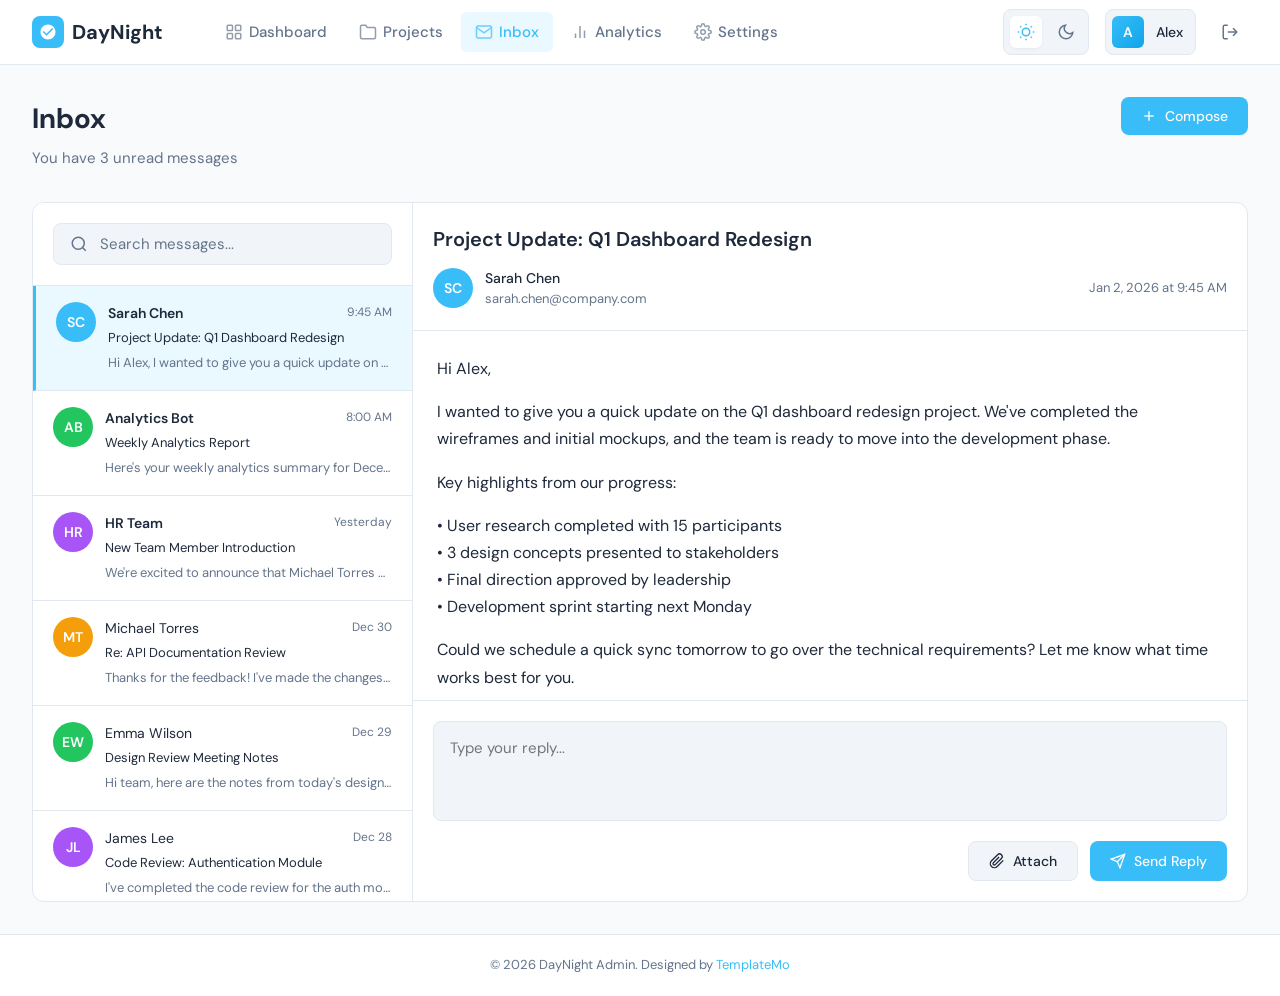
<file: admin/inbox.html>
<!DOCTYPE html>
<html lang="en">
<head>
    <meta charset="UTF-8">
    <meta name="viewport" content="width=device-width, initial-scale=1.0">
    <title>Inbox - DayNight Admin</title>
    <script>if(localStorage.getItem("daynight-theme")==="carbon"){document.documentElement.classList.add("carbon");}</script>
    <link rel="stylesheet" href="templatemo-daynight-style.css">
    <!--

TemplateMo 608 DayNight Admin

https://templatemo.com/tm-608-daynight-admin

-->
</head>
<body>
    <!-- Mobile Menu Overlay -->
    <div class="mobile-menu-overlay"></div>
    
    <!-- Mobile Menu -->
    <div class="mobile-menu">
        <div class="mobile-menu-header">
            <a href="index.html" class="logo"><div class="logo-icon"><svg viewBox="0 0 24 24" fill="currentColor"><path d="M12 2C6.48 2 2 6.48 2 12s4.48 10 10 10 10-4.48 10-10S17.52 2 12 2zm-2 15l-5-5 1.41-1.41L10 14.17l7.59-7.59L19 8l-9 9z"/></svg></div>DayNight</a>
            <button class="mobile-menu-close" onclick="closeMobileMenu()"><svg viewBox="0 0 24 24" fill="none" stroke="currentColor" stroke-width="2"><line x1="18" y1="6" x2="6" y2="18"/><line x1="6" y1="6" x2="18" y2="18"/></svg></button>
        </div>
        <nav class="mobile-menu-nav">
            <a href="index.html"><svg viewBox="0 0 24 24" fill="none" stroke="currentColor" stroke-width="2"><rect x="3" y="3" width="7" height="7" rx="1"/><rect x="14" y="3" width="7" height="7" rx="1"/><rect x="3" y="14" width="7" height="7" rx="1"/><rect x="14" y="14" width="7" height="7" rx="1"/></svg>Dashboard</a>
            <a href="projects.html"><svg viewBox="0 0 24 24" fill="none" stroke="currentColor" stroke-width="2"><path d="M22 19a2 2 0 0 1-2 2H4a2 2 0 0 1-2-2V5a2 2 0 0 1 2-2h5l2 3h9a2 2 0 0 1 2 2z"/></svg>Projects</a>
            <a href="inbox.html" class="active"><svg viewBox="0 0 24 24" fill="none" stroke="currentColor" stroke-width="2"><path d="M4 4h16c1.1 0 2 .9 2 2v12c0 1.1-.9 2-2 2H4c-1.1 0-2-.9-2-2V6c0-1.1.9-2 2-2z"/><polyline points="22,6 12,13 2,6"/></svg>Inbox</a>
            <a href="analytics.html"><svg viewBox="0 0 24 24" fill="none" stroke="currentColor" stroke-width="2"><line x1="18" y1="20" x2="18" y2="10"/><line x1="12" y1="20" x2="12" y2="4"/><line x1="6" y1="20" x2="6" y2="14"/></svg>Analytics</a>
            <a href="settings.html"><svg viewBox="0 0 24 24" fill="none" stroke="currentColor" stroke-width="2"><circle cx="12" cy="12" r="3"/><path d="M19.4 15a1.65 1.65 0 0 0 .33 1.82l.06.06a2 2 0 0 1 0 2.83 2 2 0 0 1-2.83 0l-.06-.06a1.65 1.65 0 0 0-1.82-.33 1.65 1.65 0 0 0-1 1.51V21a2 2 0 0 1-2 2 2 2 0 0 1-2-2v-.09A1.65 1.65 0 0 0 9 19.4a1.65 1.65 0 0 0-1.82.33l-.06.06a2 2 0 0 1-2.83 0 2 2 0 0 1 0-2.83l.06-.06a1.65 1.65 0 0 0 .33-1.82 1.65 1.65 0 0 0-1.51-1H3a2 2 0 0 1-2-2 2 2 0 0 1 2-2h.09A1.65 1.65 0 0 0 4.6 9a1.65 1.65 0 0 0-.33-1.82l-.06-.06a2 2 0 0 1 0-2.83 2 2 0 0 1 2.83 0l.06.06a1.65 1.65 0 0 0 1.82.33H9a1.65 1.65 0 0 0 1-1.51V3a2 2 0 0 1 2-2 2 2 0 0 1 2 2v.09a1.65 1.65 0 0 0 1 1.51 1.65 1.65 0 0 0 1.82-.33l.06-.06a2 2 0 0 1 2.83 0 2 2 0 0 1 0 2.83l-.06.06a1.65 1.65 0 0 0-.33 1.82V9a1.65 1.65 0 0 0 1.51 1H21a2 2 0 0 1 2 2 2 2 0 0 1-2 2h-.09a1.65 1.65 0 0 0-1.51 1z"/></svg>Settings</a>
        </nav>
        <div class="mobile-menu-footer"><a href="login.html" class="mobile-logout-btn"><svg viewBox="0 0 24 24" fill="none" stroke="currentColor" stroke-width="2"><path d="M9 21H5a2 2 0 0 1-2-2V5a2 2 0 0 1 2-2h4"/><polyline points="16 17 21 12 16 7"/><line x1="21" y1="12" x2="9" y2="12"/></svg>Logout</a>
            <div class="theme-toggle">
                <button class="theme-btn theme-btn-snow active" onclick="setTheme('snow')"><svg viewBox="0 0 24 24" fill="none" stroke="currentColor" stroke-width="2"><circle cx="12" cy="12" r="5"/><line x1="12" y1="1" x2="12" y2="3"/><line x1="12" y1="21" x2="12" y2="23"/><line x1="4.22" y1="4.22" x2="5.64" y2="5.64"/><line x1="18.36" y1="18.36" x2="19.78" y2="19.78"/><line x1="1" y1="12" x2="3" y2="12"/><line x1="21" y1="12" x2="23" y2="12"/><line x1="4.22" y1="19.78" x2="5.64" y2="18.36"/><line x1="18.36" y1="5.64" x2="19.78" y2="4.22"/></svg></button>
                <button class="theme-btn theme-btn-carbon" onclick="setTheme('carbon')"><svg viewBox="0 0 24 24" fill="none" stroke="currentColor" stroke-width="2"><path d="M21 12.79A9 9 0 1 1 11.21 3 7 7 0 0 0 21 12.79z"/></svg></button>
            </div>
        </div>
    </div>

    <div class="app-container">
        <!-- Top Navigation -->
        <nav class="top-nav">
            <div class="nav-container">
                <div class="nav-left">
                    <a href="index.html" class="logo"><div class="logo-icon"><svg viewBox="0 0 24 24" fill="currentColor"><path d="M12 2C6.48 2 2 6.48 2 12s4.48 10 10 10 10-4.48 10-10S17.52 2 12 2zm-2 15l-5-5 1.41-1.41L10 14.17l7.59-7.59L19 8l-9 9z"/></svg></div>DayNight</a>
                    <div class="nav-menu">
                        <div class="nav-item"><a href="index.html" class="nav-link"><svg viewBox="0 0 24 24" fill="none" stroke="currentColor" stroke-width="2"><rect x="3" y="3" width="7" height="7" rx="1"/><rect x="14" y="3" width="7" height="7" rx="1"/><rect x="3" y="14" width="7" height="7" rx="1"/><rect x="14" y="14" width="7" height="7" rx="1"/></svg>Dashboard</a></div>
                        <div class="nav-item"><a href="projects.html" class="nav-link"><svg viewBox="0 0 24 24" fill="none" stroke="currentColor" stroke-width="2"><path d="M22 19a2 2 0 0 1-2 2H4a2 2 0 0 1-2-2V5a2 2 0 0 1 2-2h5l2 3h9a2 2 0 0 1 2 2z"/></svg>Projects</a></div>
                        <div class="nav-item"><a href="inbox.html" class="nav-link active"><svg viewBox="0 0 24 24" fill="none" stroke="currentColor" stroke-width="2"><path d="M4 4h16c1.1 0 2 .9 2 2v12c0 1.1-.9 2-2 2H4c-1.1 0-2-.9-2-2V6c0-1.1.9-2 2-2z"/><polyline points="22,6 12,13 2,6"/></svg>Inbox</a></div>
                        <div class="nav-item"><a href="analytics.html" class="nav-link"><svg viewBox="0 0 24 24" fill="none" stroke="currentColor" stroke-width="2"><line x1="18" y1="20" x2="18" y2="10"/><line x1="12" y1="20" x2="12" y2="4"/><line x1="6" y1="20" x2="6" y2="14"/></svg>Analytics</a></div>
                        <div class="nav-item"><a href="settings.html" class="nav-link"><svg viewBox="0 0 24 24" fill="none" stroke="currentColor" stroke-width="2"><circle cx="12" cy="12" r="3"/><path d="M19.4 15a1.65 1.65 0 0 0 .33 1.82l.06.06a2 2 0 0 1 0 2.83 2 2 0 0 1-2.83 0l-.06-.06a1.65 1.65 0 0 0-1.82-.33 1.65 1.65 0 0 0-1 1.51V21a2 2 0 0 1-2 2 2 2 0 0 1-2-2v-.09A1.65 1.65 0 0 0 9 19.4a1.65 1.65 0 0 0-1.82.33l-.06.06a2 2 0 0 1-2.83 0 2 2 0 0 1 0-2.83l.06-.06a1.65 1.65 0 0 0 .33-1.82 1.65 1.65 0 0 0-1.51-1H3a2 2 0 0 1-2-2 2 2 0 0 1 2-2h.09A1.65 1.65 0 0 0 4.6 9a1.65 1.65 0 0 0-.33-1.82l-.06-.06a2 2 0 0 1 0-2.83 2 2 0 0 1 2.83 0l.06.06a1.65 1.65 0 0 0 1.82.33H9a1.65 1.65 0 0 0 1-1.51V3a2 2 0 0 1 2-2 2 2 0 0 1 2 2v.09a1.65 1.65 0 0 0 1 1.51 1.65 1.65 0 0 0 1.82-.33l.06-.06a2 2 0 0 1 2.83 0 2 2 0 0 1 0 2.83l-.06.06a1.65 1.65 0 0 0-.33 1.82V9a1.65 1.65 0 0 0 1.51 1H21a2 2 0 0 1 2 2 2 2 0 0 1-2 2h-.09a1.65 1.65 0 0 0-1.51 1z"/></svg>Settings</a></div>
                    </div>
                </div>
                <div class="nav-right">
                    <div class="theme-toggle">
                        <button class="theme-btn theme-btn-snow active" onclick="setTheme('snow')"><svg viewBox="0 0 24 24" fill="none" stroke="currentColor" stroke-width="2"><circle cx="12" cy="12" r="5"/><line x1="12" y1="1" x2="12" y2="3"/><line x1="12" y1="21" x2="12" y2="23"/><line x1="4.22" y1="4.22" x2="5.64" y2="5.64"/><line x1="18.36" y1="18.36" x2="19.78" y2="19.78"/><line x1="1" y1="12" x2="3" y2="12"/><line x1="21" y1="12" x2="23" y2="12"/><line x1="4.22" y1="19.78" x2="5.64" y2="18.36"/><line x1="18.36" y1="5.64" x2="19.78" y2="4.22"/></svg></button>
                        <button class="theme-btn theme-btn-carbon" onclick="setTheme('carbon')"><svg viewBox="0 0 24 24" fill="none" stroke="currentColor" stroke-width="2"><path d="M21 12.79A9 9 0 1 1 11.21 3 7 7 0 0 0 21 12.79z"/></svg></button>
                    </div>
                    <button class="user-menu"><div class="user-avatar">A</div><span class="user-name">Alex</span></button><a href="login.html" class="btn-logout" title="Logout"><svg viewBox="0 0 24 24" fill="none" stroke="currentColor" stroke-width="2"><path d="M9 21H5a2 2 0 0 1-2-2V5a2 2 0 0 1 2-2h4"/><polyline points="16 17 21 12 16 7"/><line x1="21" y1="12" x2="9" y2="12"/></svg></a>
                    <button class="mobile-menu-btn" onclick="toggleMobileMenu()"><svg viewBox="0 0 24 24" fill="none" stroke="currentColor" stroke-width="2"><line x1="3" y1="12" x2="21" y2="12"/><line x1="3" y1="6" x2="21" y2="6"/><line x1="3" y1="18" x2="21" y2="18"/></svg></button>
                </div>
            </div>
        </nav>

        <!-- Main Content -->
        <main class="main-content">
            <div class="page-header" style="display: flex; justify-content: space-between; align-items: flex-start;">
                <div>
                    <h1 class="greeting">Inbox</h1>
                    <p class="greeting-sub">You have 3 unread messages</p>
                </div>
                <button class="btn btn-primary"><svg viewBox="0 0 24 24" fill="none" stroke="currentColor" stroke-width="2"><line x1="12" y1="5" x2="12" y2="19"/><line x1="5" y1="12" x2="19" y2="12"/></svg>Compose</button>
            </div>

            <!-- Inbox Split Pane -->
            <div class="inbox-container">
                <!-- Message List -->
                <div class="inbox-list">
                    <div class="inbox-header">
                        <div class="inbox-search">
                            <svg viewBox="0 0 24 24" fill="none" stroke="currentColor" stroke-width="2"><circle cx="11" cy="11" r="8"/><line x1="21" y1="21" x2="16.65" y2="16.65"/></svg>
                            <input type="text" placeholder="Search messages...">
                        </div>
                    </div>
                    <div class="message-list">
                        <div class="message-item active unread" onclick="selectMessage(this, 0)">
                            <div class="message-avatar">SC</div>
                            <div class="message-content">
                                <div class="message-header"><span class="message-sender">Sarah Chen</span><span class="message-time">9:45 AM</span></div>
                                <div class="message-subject">Project Update: Q1 Dashboard Redesign</div>
                                <div class="message-preview">Hi Alex, I wanted to give you a quick update on the Q1 dashboard...</div>
                            </div>
                        </div>
                        <div class="message-item unread" onclick="selectMessage(this, 1)">
                            <div class="message-avatar" style="background: var(--success);">AB</div>
                            <div class="message-content">
                                <div class="message-header"><span class="message-sender">Analytics Bot</span><span class="message-time">8:00 AM</span></div>
                                <div class="message-subject">Weekly Analytics Report</div>
                                <div class="message-preview">Here's your weekly analytics summary for December 25-31...</div>
                            </div>
                        </div>
                        <div class="message-item unread" onclick="selectMessage(this, 2)">
                            <div class="message-avatar" style="background: #A855F7;">HR</div>
                            <div class="message-content">
                                <div class="message-header"><span class="message-sender">HR Team</span><span class="message-time">Yesterday</span></div>
                                <div class="message-subject">New Team Member Introduction</div>
                                <div class="message-preview">We're excited to announce that Michael Torres will be joining...</div>
                            </div>
                        </div>
                        <div class="message-item" onclick="selectMessage(this, 0)">
                            <div class="message-avatar" style="background: var(--warning);">MT</div>
                            <div class="message-content">
                                <div class="message-header"><span class="message-sender">Michael Torres</span><span class="message-time">Dec 30</span></div>
                                <div class="message-subject">Re: API Documentation Review</div>
                                <div class="message-preview">Thanks for the feedback! I've made the changes you suggested...</div>
                            </div>
                        </div>
                        <div class="message-item" onclick="selectMessage(this, 0)">
                            <div class="message-avatar" style="background: var(--success);">EW</div>
                            <div class="message-content">
                                <div class="message-header"><span class="message-sender">Emma Wilson</span><span class="message-time">Dec 29</span></div>
                                <div class="message-subject">Design Review Meeting Notes</div>
                                <div class="message-preview">Hi team, here are the notes from today's design review...</div>
                            </div>
                        </div>
                        <div class="message-item" onclick="selectMessage(this, 0)">
                            <div class="message-avatar" style="background: #A855F7;">JL</div>
                            <div class="message-content">
                                <div class="message-header"><span class="message-sender">James Lee</span><span class="message-time">Dec 28</span></div>
                                <div class="message-subject">Code Review: Authentication Module</div>
                                <div class="message-preview">I've completed the code review for the auth module. Overall looks...</div>
                            </div>
                        </div>
                    </div>
                </div>

                <!-- Message View -->
                <div class="message-view">
                    <div class="message-view-header">
                        <h2 class="message-view-subject">Project Update: Q1 Dashboard Redesign</h2>
                        <div class="message-view-meta">
                            <div class="message-view-sender">
                                <div class="message-avatar">SC</div>
                                <div><div class="message-view-sender-name">Sarah Chen</div><div class="message-view-sender-email">sarah.chen@company.com</div></div>
                            </div>
                            <div class="message-view-date">Jan 2, 2026 at 9:45 AM</div>
                        </div>
                    </div>
                    <div class="message-view-body">
                        <p>Hi Alex,</p>
                        <p>I wanted to give you a quick update on the Q1 dashboard redesign project. We've completed the wireframes and initial mockups, and the team is ready to move into the development phase.</p>
                        <p>Key highlights from our progress:</p>
                        <p>• User research completed with 15 participants<br>• 3 design concepts presented to stakeholders<br>• Final direction approved by leadership<br>• Development sprint starting next Monday</p>
                        <p>Could we schedule a quick sync tomorrow to go over the technical requirements? Let me know what time works best for you.</p>
                        <p>Best regards,<br>Sarah</p>
                    </div>
                    <div class="message-view-reply">
                        <textarea class="reply-input" placeholder="Type your reply..."></textarea>
                        <div class="reply-actions">
                            <button class="btn btn-secondary"><svg viewBox="0 0 24 24" fill="none" stroke="currentColor" stroke-width="2" style="width: 16px; height: 16px;"><path d="M21.44 11.05l-9.19 9.19a6 6 0 0 1-8.49-8.49l9.19-9.19a4 4 0 0 1 5.66 5.66l-9.2 9.19a2 2 0 0 1-2.83-2.83l8.49-8.48"/></svg>Attach</button>
                            <button class="btn btn-primary"><svg viewBox="0 0 24 24" fill="none" stroke="currentColor" stroke-width="2" style="width: 16px; height: 16px;"><line x1="22" y1="2" x2="11" y2="13"/><polygon points="22 2 15 22 11 13 2 9 22 2"/></svg>Send Reply</button>
                        </div>
                    </div>
                </div>
            </div>
        </main>

        <footer class="footer"><p>&copy; 2026 DayNight Admin. Designed by <a href="https://www.templatemo.com" target="_blank" rel="nofollow">TemplateMo</a></p></footer>
    </div>
    <script src="templatemo-daynight-script.js"></script>
</body>
</html>
</file>
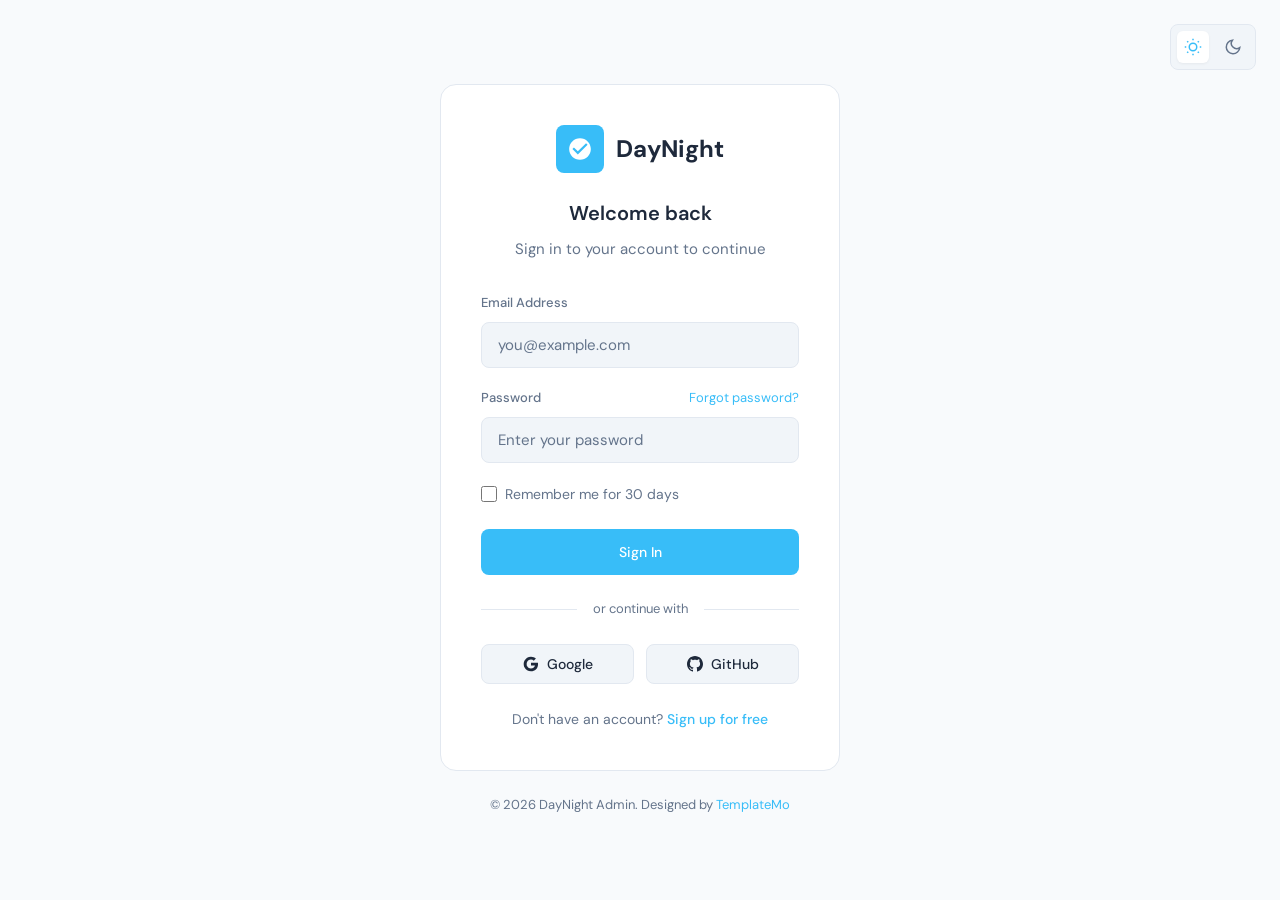
<file: admin/login.html>
<!DOCTYPE html>
<html lang="en">
<head>
    <meta charset="UTF-8">
    <meta name="viewport" content="width=device-width, initial-scale=1.0">
    <title>Login - DayNight Admin</title>
    <script>if(localStorage.getItem("daynight-theme")==="carbon"){document.documentElement.classList.add("carbon");}</script>
    <link rel="stylesheet" href="templatemo-daynight-style.css">
    <!--

TemplateMo 608 DayNight Admin

https://templatemo.com/tm-608-daynight-admin

-->
</head>
<body>
    <!-- Theme Toggle (Fixed Position) -->
    <div class="login-theme-toggle">
        <div class="theme-toggle">
            <button class="theme-btn theme-btn-snow active" onclick="setTheme('snow')" title="Snow Edition">
                <svg viewBox="0 0 24 24" fill="none" stroke="currentColor" stroke-width="2">
                    <circle cx="12" cy="12" r="5"/>
                    <line x1="12" y1="1" x2="12" y2="3"/>
                    <line x1="12" y1="21" x2="12" y2="23"/>
                    <line x1="4.22" y1="4.22" x2="5.64" y2="5.64"/>
                    <line x1="18.36" y1="18.36" x2="19.78" y2="19.78"/>
                    <line x1="1" y1="12" x2="3" y2="12"/>
                    <line x1="21" y1="12" x2="23" y2="12"/>
                    <line x1="4.22" y1="19.78" x2="5.64" y2="18.36"/>
                    <line x1="18.36" y1="5.64" x2="19.78" y2="4.22"/>
                </svg>
            </button>
            <button class="theme-btn theme-btn-carbon" onclick="setTheme('carbon')" title="Carbon Edition">
                <svg viewBox="0 0 24 24" fill="none" stroke="currentColor" stroke-width="2">
                    <path d="M21 12.79A9 9 0 1 1 11.21 3 7 7 0 0 0 21 12.79z"/>
                </svg>
            </button>
        </div>
    </div>

    <!-- Login Page -->
    <div class="login-page">
        <div class="login-container">
            <div class="login-card">
                <div class="login-header">
                    <div class="login-logo">
                        <div class="logo-icon">
                            <svg viewBox="0 0 24 24" fill="currentColor">
                                <path d="M12 2C6.48 2 2 6.48 2 12s4.48 10 10 10 10-4.48 10-10S17.52 2 12 2zm-2 15l-5-5 1.41-1.41L10 14.17l7.59-7.59L19 8l-9 9z"/>
                            </svg>
                        </div>
                        <span>DayNight</span>
                    </div>
                    <h1 class="login-title">Welcome back</h1>
                    <p class="login-subtitle">Sign in to your account to continue</p>
                </div>

                <form class="login-form">
                    <div class="form-group">
                        <label class="form-label">Email Address</label>
                        <input type="email" class="form-input" placeholder="you@example.com">
                    </div>
                    
                    <div class="form-group">
                        <div style="display: flex; justify-content: space-between; align-items: center; margin-bottom: 0.5rem;">
                            <label class="form-label" style="margin-bottom: 0;">Password</label>
                            <a href="#" style="font-size: 0.8125rem; color: var(--accent);">Forgot password?</a>
                        </div>
                        <input type="password" class="form-input" placeholder="Enter your password">
                    </div>
                    
                    <div style="display: flex; align-items: center; gap: 0.5rem; margin-bottom: 1.5rem;">
                        <input type="checkbox" id="remember" style="width: 16px; height: 16px; accent-color: var(--accent);">
                        <label for="remember" style="font-size: 0.875rem; color: var(--text-secondary); cursor: pointer;">Remember me for 30 days</label>
                    </div>
                    
                    <button type="submit" class="btn btn-primary" onclick="event.preventDefault(); window.location.href='index.html';">
                        Sign In
                    </button>
                </form>

                <div class="login-divider">
                    <span>or continue with</span>
                </div>

                <div style="display: grid; grid-template-columns: 1fr 1fr; gap: 0.75rem; margin-bottom: 1.5rem;">
                    <button class="btn btn-secondary">
                        <svg viewBox="0 0 24 24" width="18" height="18">
                            <path fill="currentColor" d="M22.56 12.25c0-.78-.07-1.53-.2-2.25H12v4.26h5.92c-.26 1.37-1.04 2.53-2.21 3.31v2.77h3.57c2.08-1.92 3.28-4.74 3.28-8.09z"/>
                            <path fill="currentColor" d="M12 23c2.97 0 5.46-.98 7.28-2.66l-3.57-2.77c-.98.66-2.23 1.06-3.71 1.06-2.86 0-5.29-1.93-6.16-4.53H2.18v2.84C3.99 20.53 7.7 23 12 23z"/>
                            <path fill="currentColor" d="M5.84 14.09c-.22-.66-.35-1.36-.35-2.09s.13-1.43.35-2.09V7.07H2.18C1.43 8.55 1 10.22 1 12s.43 3.45 1.18 4.93l2.85-2.22.81-.62z"/>
                            <path fill="currentColor" d="M12 5.38c1.62 0 3.06.56 4.21 1.64l3.15-3.15C17.45 2.09 14.97 1 12 1 7.7 1 3.99 3.47 2.18 7.07l3.66 2.84c.87-2.6 3.3-4.53 6.16-4.53z"/>
                        </svg>
                        Google
                    </button>
                    <button class="btn btn-secondary">
                        <svg viewBox="0 0 24 24" width="18" height="18" fill="currentColor">
                            <path d="M12 0c-6.626 0-12 5.373-12 12 0 5.302 3.438 9.8 8.207 11.387.599.111.793-.261.793-.577v-2.234c-3.338.726-4.033-1.416-4.033-1.416-.546-1.387-1.333-1.756-1.333-1.756-1.089-.745.083-.729.083-.729 1.205.084 1.839 1.237 1.839 1.237 1.07 1.834 2.807 1.304 3.492.997.107-.775.418-1.305.762-1.604-2.665-.305-5.467-1.334-5.467-5.931 0-1.311.469-2.381 1.236-3.221-.124-.303-.535-1.524.117-3.176 0 0 1.008-.322 3.301 1.23.957-.266 1.983-.399 3.003-.404 1.02.005 2.047.138 3.006.404 2.291-1.552 3.297-1.23 3.297-1.23.653 1.653.242 2.874.118 3.176.77.84 1.235 1.911 1.235 3.221 0 4.609-2.807 5.624-5.479 5.921.43.372.823 1.102.823 2.222v3.293c0 .319.192.694.801.576 4.765-1.589 8.199-6.086 8.199-11.386 0-6.627-5.373-12-12-12z"/>
                        </svg>
                        GitHub
                    </button>
                </div>

                <p class="login-footer">
                    Don't have an account? <a href="#">Sign up for free</a>
                </p>
            </div>

            <p style="text-align: center; margin-top: 1.5rem; font-size: 0.8125rem; color: var(--text-secondary);">
                &copy; 2026 DayNight Admin. Designed by <a href="https://www.templatemo.com" target="_blank" rel="nofollow" style="color: var(--accent);">TemplateMo</a>
            </p>
        </div>
    </div>

    <script src="templatemo-daynight-script.js"></script>
</body>
</html>
</file>
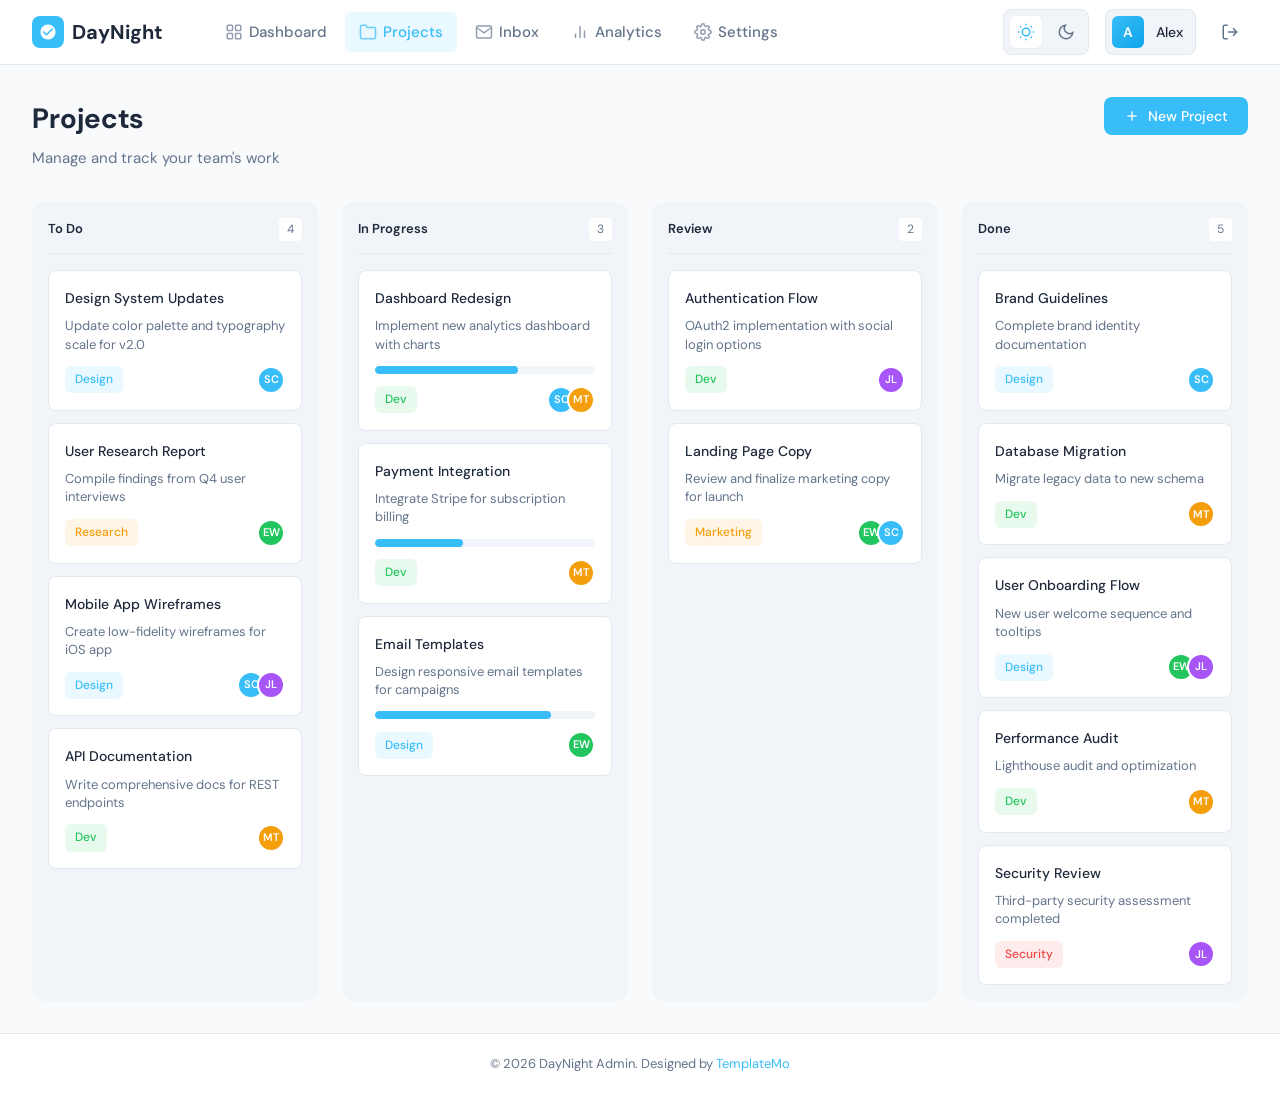
<file: admin/projects.html>
<!DOCTYPE html>
<html lang="en">
<head>
    <meta charset="UTF-8">
    <meta name="viewport" content="width=device-width, initial-scale=1.0">
    <title>Projects - DayNight Admin</title>
    <script>if(localStorage.getItem("daynight-theme")==="carbon"){document.documentElement.classList.add("carbon");}</script>
    <link rel="stylesheet" href="templatemo-daynight-style.css">
    <!--

TemplateMo 608 DayNight Admin

https://templatemo.com/tm-608-daynight-admin

-->
</head>
<body>
    <!-- Mobile Menu Overlay -->
    <div class="mobile-menu-overlay"></div>
    
    <!-- Mobile Menu -->
    <div class="mobile-menu">
        <div class="mobile-menu-header">
            <a href="index.html" class="logo"><div class="logo-icon"><svg viewBox="0 0 24 24" fill="currentColor"><path d="M12 2C6.48 2 2 6.48 2 12s4.48 10 10 10 10-4.48 10-10S17.52 2 12 2zm-2 15l-5-5 1.41-1.41L10 14.17l7.59-7.59L19 8l-9 9z"/></svg></div>DayNight</a>
            <button class="mobile-menu-close" onclick="closeMobileMenu()"><svg viewBox="0 0 24 24" fill="none" stroke="currentColor" stroke-width="2"><line x1="18" y1="6" x2="6" y2="18"/><line x1="6" y1="6" x2="18" y2="18"/></svg></button>
        </div>
        <nav class="mobile-menu-nav">
            <a href="index.html"><svg viewBox="0 0 24 24" fill="none" stroke="currentColor" stroke-width="2"><rect x="3" y="3" width="7" height="7" rx="1"/><rect x="14" y="3" width="7" height="7" rx="1"/><rect x="3" y="14" width="7" height="7" rx="1"/><rect x="14" y="14" width="7" height="7" rx="1"/></svg>Dashboard</a>
            <a href="projects.html" class="active"><svg viewBox="0 0 24 24" fill="none" stroke="currentColor" stroke-width="2"><path d="M22 19a2 2 0 0 1-2 2H4a2 2 0 0 1-2-2V5a2 2 0 0 1 2-2h5l2 3h9a2 2 0 0 1 2 2z"/></svg>Projects</a>
            <a href="inbox.html"><svg viewBox="0 0 24 24" fill="none" stroke="currentColor" stroke-width="2"><path d="M4 4h16c1.1 0 2 .9 2 2v12c0 1.1-.9 2-2 2H4c-1.1 0-2-.9-2-2V6c0-1.1.9-2 2-2z"/><polyline points="22,6 12,13 2,6"/></svg>Inbox</a>
            <a href="analytics.html"><svg viewBox="0 0 24 24" fill="none" stroke="currentColor" stroke-width="2"><line x1="18" y1="20" x2="18" y2="10"/><line x1="12" y1="20" x2="12" y2="4"/><line x1="6" y1="20" x2="6" y2="14"/></svg>Analytics</a>
            <a href="settings.html"><svg viewBox="0 0 24 24" fill="none" stroke="currentColor" stroke-width="2"><circle cx="12" cy="12" r="3"/><path d="M19.4 15a1.65 1.65 0 0 0 .33 1.82l.06.06a2 2 0 0 1 0 2.83 2 2 0 0 1-2.83 0l-.06-.06a1.65 1.65 0 0 0-1.82-.33 1.65 1.65 0 0 0-1 1.51V21a2 2 0 0 1-2 2 2 2 0 0 1-2-2v-.09A1.65 1.65 0 0 0 9 19.4a1.65 1.65 0 0 0-1.82.33l-.06.06a2 2 0 0 1-2.83 0 2 2 0 0 1 0-2.83l.06-.06a1.65 1.65 0 0 0 .33-1.82 1.65 1.65 0 0 0-1.51-1H3a2 2 0 0 1-2-2 2 2 0 0 1 2-2h.09A1.65 1.65 0 0 0 4.6 9a1.65 1.65 0 0 0-.33-1.82l-.06-.06a2 2 0 0 1 0-2.83 2 2 0 0 1 2.83 0l.06.06a1.65 1.65 0 0 0 1.82.33H9a1.65 1.65 0 0 0 1-1.51V3a2 2 0 0 1 2-2 2 2 0 0 1 2 2v.09a1.65 1.65 0 0 0 1 1.51 1.65 1.65 0 0 0 1.82-.33l.06-.06a2 2 0 0 1 2.83 0 2 2 0 0 1 0 2.83l-.06.06a1.65 1.65 0 0 0-.33 1.82V9a1.65 1.65 0 0 0 1.51 1H21a2 2 0 0 1 2 2 2 2 0 0 1-2 2h-.09a1.65 1.65 0 0 0-1.51 1z"/></svg>Settings</a>
        </nav>
        <div class="mobile-menu-footer"><a href="login.html" class="mobile-logout-btn"><svg viewBox="0 0 24 24" fill="none" stroke="currentColor" stroke-width="2"><path d="M9 21H5a2 2 0 0 1-2-2V5a2 2 0 0 1 2-2h4"/><polyline points="16 17 21 12 16 7"/><line x1="21" y1="12" x2="9" y2="12"/></svg>Logout</a>
            <div class="theme-toggle">
                <button class="theme-btn theme-btn-snow active" onclick="setTheme('snow')"><svg viewBox="0 0 24 24" fill="none" stroke="currentColor" stroke-width="2"><circle cx="12" cy="12" r="5"/><line x1="12" y1="1" x2="12" y2="3"/><line x1="12" y1="21" x2="12" y2="23"/><line x1="4.22" y1="4.22" x2="5.64" y2="5.64"/><line x1="18.36" y1="18.36" x2="19.78" y2="19.78"/><line x1="1" y1="12" x2="3" y2="12"/><line x1="21" y1="12" x2="23" y2="12"/><line x1="4.22" y1="19.78" x2="5.64" y2="18.36"/><line x1="18.36" y1="5.64" x2="19.78" y2="4.22"/></svg></button>
                <button class="theme-btn theme-btn-carbon" onclick="setTheme('carbon')"><svg viewBox="0 0 24 24" fill="none" stroke="currentColor" stroke-width="2"><path d="M21 12.79A9 9 0 1 1 11.21 3 7 7 0 0 0 21 12.79z"/></svg></button>
            </div>
        </div>
    </div>

    <div class="app-container">
        <!-- Top Navigation -->
        <nav class="top-nav">
            <div class="nav-container">
                <div class="nav-left">
                    <a href="index.html" class="logo"><div class="logo-icon"><svg viewBox="0 0 24 24" fill="currentColor"><path d="M12 2C6.48 2 2 6.48 2 12s4.48 10 10 10 10-4.48 10-10S17.52 2 12 2zm-2 15l-5-5 1.41-1.41L10 14.17l7.59-7.59L19 8l-9 9z"/></svg></div>DayNight</a>
                    <div class="nav-menu">
                        <div class="nav-item"><a href="index.html" class="nav-link"><svg viewBox="0 0 24 24" fill="none" stroke="currentColor" stroke-width="2"><rect x="3" y="3" width="7" height="7" rx="1"/><rect x="14" y="3" width="7" height="7" rx="1"/><rect x="3" y="14" width="7" height="7" rx="1"/><rect x="14" y="14" width="7" height="7" rx="1"/></svg>Dashboard</a></div>
                        <div class="nav-item"><a href="projects.html" class="nav-link active"><svg viewBox="0 0 24 24" fill="none" stroke="currentColor" stroke-width="2"><path d="M22 19a2 2 0 0 1-2 2H4a2 2 0 0 1-2-2V5a2 2 0 0 1 2-2h5l2 3h9a2 2 0 0 1 2 2z"/></svg>Projects</a></div>
                        <div class="nav-item"><a href="inbox.html" class="nav-link"><svg viewBox="0 0 24 24" fill="none" stroke="currentColor" stroke-width="2"><path d="M4 4h16c1.1 0 2 .9 2 2v12c0 1.1-.9 2-2 2H4c-1.1 0-2-.9-2-2V6c0-1.1.9-2 2-2z"/><polyline points="22,6 12,13 2,6"/></svg>Inbox</a></div>
                        <div class="nav-item"><a href="analytics.html" class="nav-link"><svg viewBox="0 0 24 24" fill="none" stroke="currentColor" stroke-width="2"><line x1="18" y1="20" x2="18" y2="10"/><line x1="12" y1="20" x2="12" y2="4"/><line x1="6" y1="20" x2="6" y2="14"/></svg>Analytics</a></div>
                        <div class="nav-item"><a href="settings.html" class="nav-link"><svg viewBox="0 0 24 24" fill="none" stroke="currentColor" stroke-width="2"><circle cx="12" cy="12" r="3"/><path d="M19.4 15a1.65 1.65 0 0 0 .33 1.82l.06.06a2 2 0 0 1 0 2.83 2 2 0 0 1-2.83 0l-.06-.06a1.65 1.65 0 0 0-1.82-.33 1.65 1.65 0 0 0-1 1.51V21a2 2 0 0 1-2 2 2 2 0 0 1-2-2v-.09A1.65 1.65 0 0 0 9 19.4a1.65 1.65 0 0 0-1.82.33l-.06.06a2 2 0 0 1-2.83 0 2 2 0 0 1 0-2.83l.06-.06a1.65 1.65 0 0 0 .33-1.82 1.65 1.65 0 0 0-1.51-1H3a2 2 0 0 1-2-2 2 2 0 0 1 2-2h.09A1.65 1.65 0 0 0 4.6 9a1.65 1.65 0 0 0-.33-1.82l-.06-.06a2 2 0 0 1 0-2.83 2 2 0 0 1 2.83 0l.06.06a1.65 1.65 0 0 0 1.82.33H9a1.65 1.65 0 0 0 1-1.51V3a2 2 0 0 1 2-2 2 2 0 0 1 2 2v.09a1.65 1.65 0 0 0 1 1.51 1.65 1.65 0 0 0 1.82-.33l.06-.06a2 2 0 0 1 2.83 0 2 2 0 0 1 0 2.83l-.06.06a1.65 1.65 0 0 0-.33 1.82V9a1.65 1.65 0 0 0 1.51 1H21a2 2 0 0 1 2 2 2 2 0 0 1-2 2h-.09a1.65 1.65 0 0 0-1.51 1z"/></svg>Settings</a></div>
                    </div>
                </div>
                <div class="nav-right">
                    <div class="theme-toggle">
                        <button class="theme-btn theme-btn-snow active" onclick="setTheme('snow')"><svg viewBox="0 0 24 24" fill="none" stroke="currentColor" stroke-width="2"><circle cx="12" cy="12" r="5"/><line x1="12" y1="1" x2="12" y2="3"/><line x1="12" y1="21" x2="12" y2="23"/><line x1="4.22" y1="4.22" x2="5.64" y2="5.64"/><line x1="18.36" y1="18.36" x2="19.78" y2="19.78"/><line x1="1" y1="12" x2="3" y2="12"/><line x1="21" y1="12" x2="23" y2="12"/><line x1="4.22" y1="19.78" x2="5.64" y2="18.36"/><line x1="18.36" y1="5.64" x2="19.78" y2="4.22"/></svg></button>
                        <button class="theme-btn theme-btn-carbon" onclick="setTheme('carbon')"><svg viewBox="0 0 24 24" fill="none" stroke="currentColor" stroke-width="2"><path d="M21 12.79A9 9 0 1 1 11.21 3 7 7 0 0 0 21 12.79z"/></svg></button>
                    </div>
                    <button class="user-menu"><div class="user-avatar">A</div><span class="user-name">Alex</span></button><a href="login.html" class="btn-logout" title="Logout"><svg viewBox="0 0 24 24" fill="none" stroke="currentColor" stroke-width="2"><path d="M9 21H5a2 2 0 0 1-2-2V5a2 2 0 0 1 2-2h4"/><polyline points="16 17 21 12 16 7"/><line x1="21" y1="12" x2="9" y2="12"/></svg></a>
                    <button class="mobile-menu-btn" onclick="toggleMobileMenu()"><svg viewBox="0 0 24 24" fill="none" stroke="currentColor" stroke-width="2"><line x1="3" y1="12" x2="21" y2="12"/><line x1="3" y1="6" x2="21" y2="6"/><line x1="3" y1="18" x2="21" y2="18"/></svg></button>
                </div>
            </div>
        </nav>

        <!-- Main Content -->
        <main class="main-content">
            <div class="page-header" style="display: flex; justify-content: space-between; align-items: flex-start;">
                <div>
                    <h1 class="greeting">Projects</h1>
                    <p class="greeting-sub">Manage and track your team's work</p>
                </div>
                <button class="btn btn-primary"><svg viewBox="0 0 24 24" fill="none" stroke="currentColor" stroke-width="2"><line x1="12" y1="5" x2="12" y2="19"/><line x1="5" y1="12" x2="19" y2="12"/></svg>New Project</button>
            </div>

            <!-- Kanban Board -->
            <div class="kanban-board">
                <!-- To Do -->
                <div class="kanban-column">
                    <div class="kanban-header"><span class="kanban-title">To Do</span><span class="kanban-count">4</span></div>
                    <div class="kanban-cards">
                        <div class="kanban-card"><div class="kanban-card-title">Design System Updates</div><div class="kanban-card-desc">Update color palette and typography scale for v2.0</div><div class="kanban-card-footer"><span class="badge badge-blue">Design</span><div class="avatar-group"><div class="avatar blue">SC</div></div></div></div>
                        <div class="kanban-card"><div class="kanban-card-title">User Research Report</div><div class="kanban-card-desc">Compile findings from Q4 user interviews</div><div class="kanban-card-footer"><span class="badge badge-orange">Research</span><div class="avatar-group"><div class="avatar green">EW</div></div></div></div>
                        <div class="kanban-card"><div class="kanban-card-title">Mobile App Wireframes</div><div class="kanban-card-desc">Create low-fidelity wireframes for iOS app</div><div class="kanban-card-footer"><span class="badge badge-blue">Design</span><div class="avatar-group"><div class="avatar blue">SC</div><div class="avatar purple">JL</div></div></div></div>
                        <div class="kanban-card"><div class="kanban-card-title">API Documentation</div><div class="kanban-card-desc">Write comprehensive docs for REST endpoints</div><div class="kanban-card-footer"><span class="badge badge-green">Dev</span><div class="avatar-group"><div class="avatar orange">MT</div></div></div></div>
                    </div>
                </div>

                <!-- In Progress -->
                <div class="kanban-column">
                    <div class="kanban-header"><span class="kanban-title">In Progress</span><span class="kanban-count">3</span></div>
                    <div class="kanban-cards">
                        <div class="kanban-card"><div class="kanban-card-title">Dashboard Redesign</div><div class="kanban-card-desc">Implement new analytics dashboard with charts</div><div class="progress-bar" style="margin-bottom: 0.75rem;"><div class="progress-fill accent" style="width: 65%;"></div></div><div class="kanban-card-footer"><span class="badge badge-green">Dev</span><div class="avatar-group"><div class="avatar blue">SC</div><div class="avatar orange">MT</div></div></div></div>
                        <div class="kanban-card"><div class="kanban-card-title">Payment Integration</div><div class="kanban-card-desc">Integrate Stripe for subscription billing</div><div class="progress-bar" style="margin-bottom: 0.75rem;"><div class="progress-fill accent" style="width: 40%;"></div></div><div class="kanban-card-footer"><span class="badge badge-green">Dev</span><div class="avatar-group"><div class="avatar orange">MT</div></div></div></div>
                        <div class="kanban-card"><div class="kanban-card-title">Email Templates</div><div class="kanban-card-desc">Design responsive email templates for campaigns</div><div class="progress-bar" style="margin-bottom: 0.75rem;"><div class="progress-fill accent" style="width: 80%;"></div></div><div class="kanban-card-footer"><span class="badge badge-blue">Design</span><div class="avatar-group"><div class="avatar green">EW</div></div></div></div>
                    </div>
                </div>

                <!-- Review -->
                <div class="kanban-column">
                    <div class="kanban-header"><span class="kanban-title">Review</span><span class="kanban-count">2</span></div>
                    <div class="kanban-cards">
                        <div class="kanban-card"><div class="kanban-card-title">Authentication Flow</div><div class="kanban-card-desc">OAuth2 implementation with social login options</div><div class="kanban-card-footer"><span class="badge badge-green">Dev</span><div class="avatar-group"><div class="avatar purple">JL</div></div></div></div>
                        <div class="kanban-card"><div class="kanban-card-title">Landing Page Copy</div><div class="kanban-card-desc">Review and finalize marketing copy for launch</div><div class="kanban-card-footer"><span class="badge badge-orange">Marketing</span><div class="avatar-group"><div class="avatar green">EW</div><div class="avatar blue">SC</div></div></div></div>
                    </div>
                </div>

                <!-- Done -->
                <div class="kanban-column">
                    <div class="kanban-header"><span class="kanban-title">Done</span><span class="kanban-count">5</span></div>
                    <div class="kanban-cards">
                        <div class="kanban-card"><div class="kanban-card-title">Brand Guidelines</div><div class="kanban-card-desc">Complete brand identity documentation</div><div class="kanban-card-footer"><span class="badge badge-blue">Design</span><div class="avatar-group"><div class="avatar blue">SC</div></div></div></div>
                        <div class="kanban-card"><div class="kanban-card-title">Database Migration</div><div class="kanban-card-desc">Migrate legacy data to new schema</div><div class="kanban-card-footer"><span class="badge badge-green">Dev</span><div class="avatar-group"><div class="avatar orange">MT</div></div></div></div>
                        <div class="kanban-card"><div class="kanban-card-title">User Onboarding Flow</div><div class="kanban-card-desc">New user welcome sequence and tooltips</div><div class="kanban-card-footer"><span class="badge badge-blue">Design</span><div class="avatar-group"><div class="avatar green">EW</div><div class="avatar purple">JL</div></div></div></div>
                        <div class="kanban-card"><div class="kanban-card-title">Performance Audit</div><div class="kanban-card-desc">Lighthouse audit and optimization</div><div class="kanban-card-footer"><span class="badge badge-green">Dev</span><div class="avatar-group"><div class="avatar orange">MT</div></div></div></div>
                        <div class="kanban-card"><div class="kanban-card-title">Security Review</div><div class="kanban-card-desc">Third-party security assessment completed</div><div class="kanban-card-footer"><span class="badge badge-red">Security</span><div class="avatar-group"><div class="avatar purple">JL</div></div></div></div>
                    </div>
                </div>
            </div>
        </main>

        <footer class="footer"><p>&copy; 2026 DayNight Admin. Designed by <a href="https://www.templatemo.com" target="_blank" rel="nofollow">TemplateMo</a></p></footer>
    </div>
    <script src="templatemo-daynight-script.js"></script>
</body>
</html>
</file>
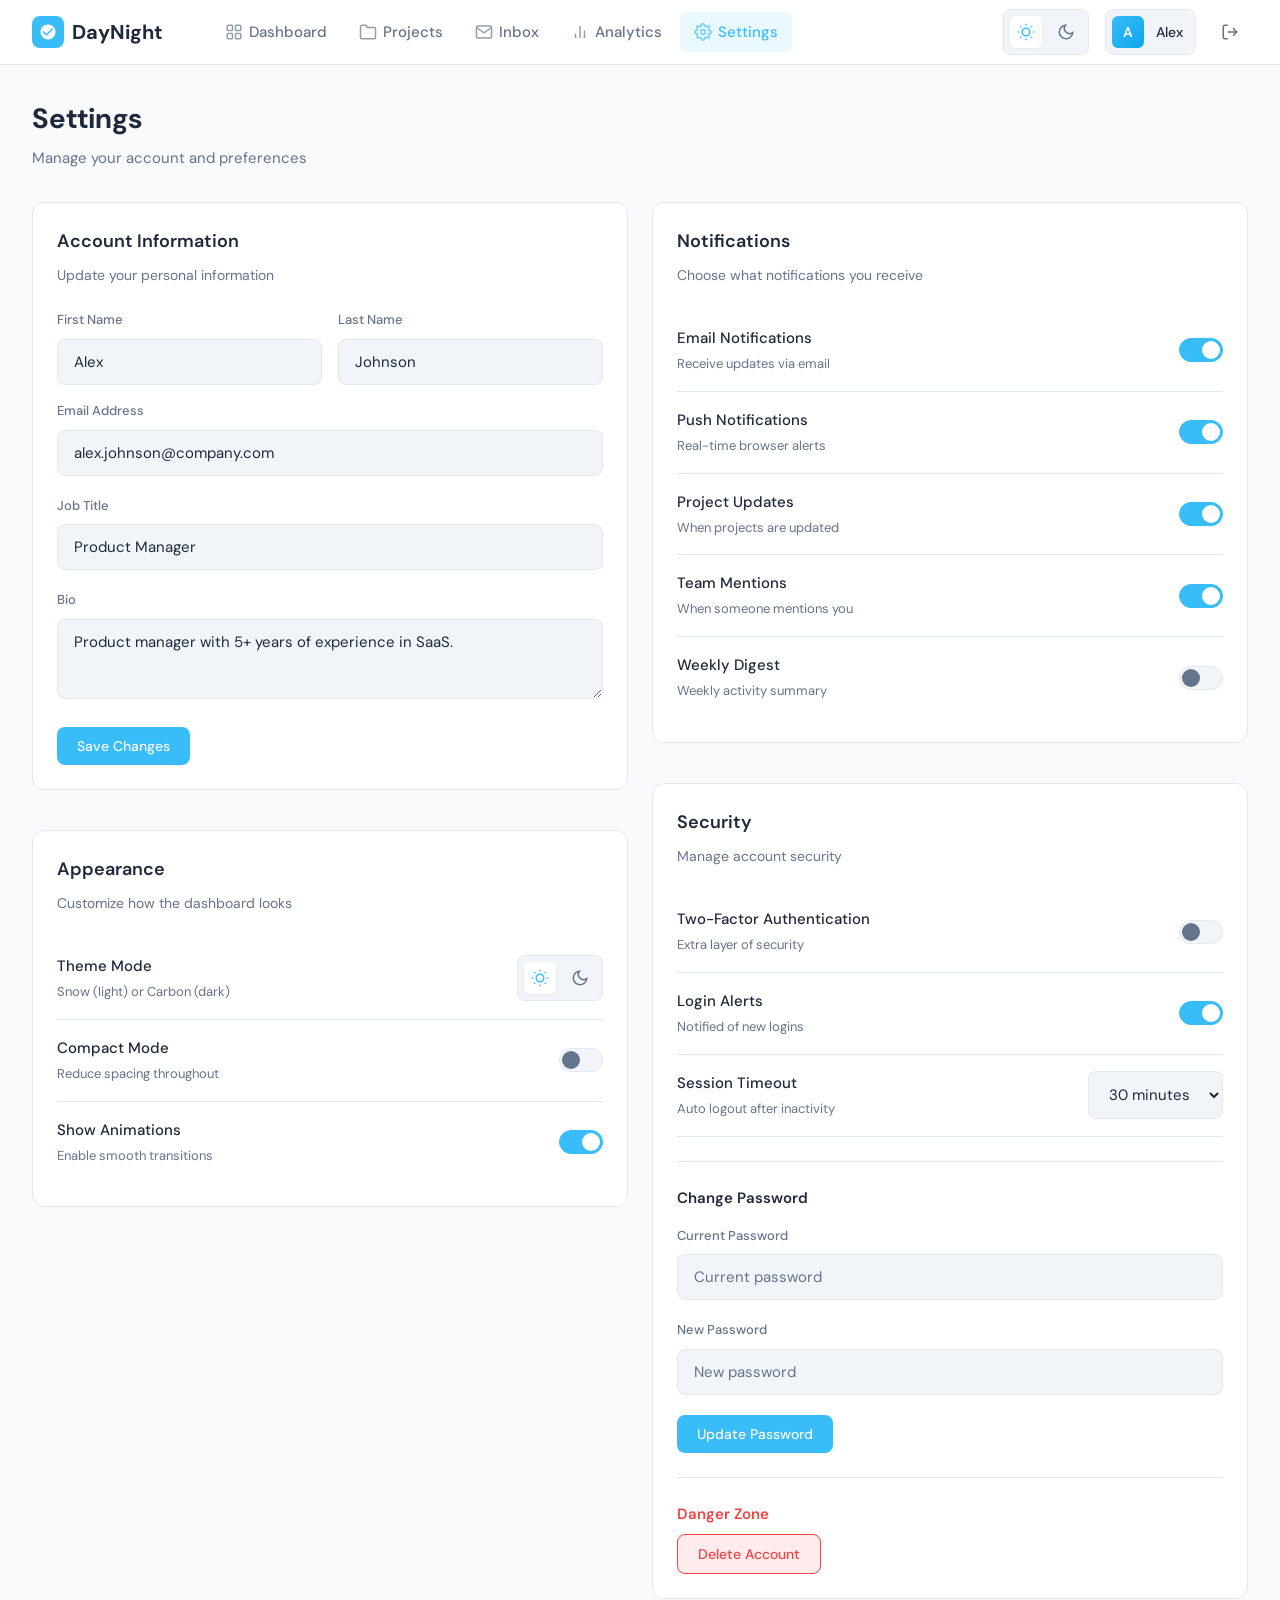
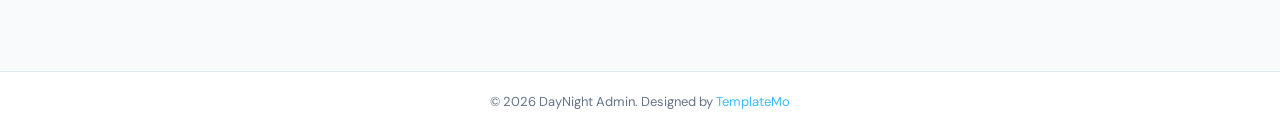
<file: admin/settings.html>
<!DOCTYPE html>
<html lang="en">
<head>
    <meta charset="UTF-8">
    <meta name="viewport" content="width=device-width, initial-scale=1.0">
    <title>Settings - DayNight Admin</title>
    <script>if(localStorage.getItem("daynight-theme")==="carbon"){document.documentElement.classList.add("carbon");}</script>
    <link rel="stylesheet" href="templatemo-daynight-style.css">
    <!--

TemplateMo 608 DayNight Admin

https://templatemo.com/tm-608-daynight-admin

-->
</head>
<body>
    <!-- Mobile Menu Overlay -->
    <div class="mobile-menu-overlay"></div>
    
    <!-- Mobile Menu -->
    <div class="mobile-menu">
        <div class="mobile-menu-header">
            <a href="index.html" class="logo">
                <div class="logo-icon"><svg viewBox="0 0 24 24" fill="currentColor"><path d="M12 2C6.48 2 2 6.48 2 12s4.48 10 10 10 10-4.48 10-10S17.52 2 12 2zm-2 15l-5-5 1.41-1.41L10 14.17l7.59-7.59L19 8l-9 9z"/></svg></div>
                DayNight
            </a>
            <button class="mobile-menu-close" onclick="closeMobileMenu()"><svg viewBox="0 0 24 24" fill="none" stroke="currentColor" stroke-width="2"><line x1="18" y1="6" x2="6" y2="18"/><line x1="6" y1="6" x2="18" y2="18"/></svg></button>
        </div>
        <nav class="mobile-menu-nav">
            <a href="index.html"><svg viewBox="0 0 24 24" fill="none" stroke="currentColor" stroke-width="2"><rect x="3" y="3" width="7" height="7" rx="1"/><rect x="14" y="3" width="7" height="7" rx="1"/><rect x="3" y="14" width="7" height="7" rx="1"/><rect x="14" y="14" width="7" height="7" rx="1"/></svg>Dashboard</a>
            <a href="projects.html"><svg viewBox="0 0 24 24" fill="none" stroke="currentColor" stroke-width="2"><path d="M22 19a2 2 0 0 1-2 2H4a2 2 0 0 1-2-2V5a2 2 0 0 1 2-2h5l2 3h9a2 2 0 0 1 2 2z"/></svg>Projects</a>
            <a href="inbox.html"><svg viewBox="0 0 24 24" fill="none" stroke="currentColor" stroke-width="2"><path d="M4 4h16c1.1 0 2 .9 2 2v12c0 1.1-.9 2-2 2H4c-1.1 0-2-.9-2-2V6c0-1.1.9-2 2-2z"/><polyline points="22,6 12,13 2,6"/></svg>Inbox</a>
            <a href="analytics.html"><svg viewBox="0 0 24 24" fill="none" stroke="currentColor" stroke-width="2"><line x1="18" y1="20" x2="18" y2="10"/><line x1="12" y1="20" x2="12" y2="4"/><line x1="6" y1="20" x2="6" y2="14"/></svg>Analytics</a>
            <a href="settings.html" class="active"><svg viewBox="0 0 24 24" fill="none" stroke="currentColor" stroke-width="2"><circle cx="12" cy="12" r="3"/><path d="M19.4 15a1.65 1.65 0 0 0 .33 1.82l.06.06a2 2 0 0 1 0 2.83 2 2 0 0 1-2.83 0l-.06-.06a1.65 1.65 0 0 0-1.82-.33 1.65 1.65 0 0 0-1 1.51V21a2 2 0 0 1-2 2 2 2 0 0 1-2-2v-.09A1.65 1.65 0 0 0 9 19.4a1.65 1.65 0 0 0-1.82.33l-.06.06a2 2 0 0 1-2.83 0 2 2 0 0 1 0-2.83l.06-.06a1.65 1.65 0 0 0 .33-1.82 1.65 1.65 0 0 0-1.51-1H3a2 2 0 0 1-2-2 2 2 0 0 1 2-2h.09A1.65 1.65 0 0 0 4.6 9a1.65 1.65 0 0 0-.33-1.82l-.06-.06a2 2 0 0 1 0-2.83 2 2 0 0 1 2.83 0l.06.06a1.65 1.65 0 0 0 1.82.33H9a1.65 1.65 0 0 0 1-1.51V3a2 2 0 0 1 2-2 2 2 0 0 1 2 2v.09a1.65 1.65 0 0 0 1 1.51 1.65 1.65 0 0 0 1.82-.33l.06-.06a2 2 0 0 1 2.83 0 2 2 0 0 1 0 2.83l-.06.06a1.65 1.65 0 0 0-.33 1.82V9a1.65 1.65 0 0 0 1.51 1H21a2 2 0 0 1 2 2 2 2 0 0 1-2 2h-.09a1.65 1.65 0 0 0-1.51 1z"/></svg>Settings</a>
        </nav>
        <div class="mobile-menu-footer"><a href="login.html" class="mobile-logout-btn"><svg viewBox="0 0 24 24" fill="none" stroke="currentColor" stroke-width="2"><path d="M9 21H5a2 2 0 0 1-2-2V5a2 2 0 0 1 2-2h4"/><polyline points="16 17 21 12 16 7"/><line x1="21" y1="12" x2="9" y2="12"/></svg>Logout</a>
            <div class="theme-toggle">
                <button class="theme-btn theme-btn-snow active" onclick="setTheme('snow')"><svg viewBox="0 0 24 24" fill="none" stroke="currentColor" stroke-width="2"><circle cx="12" cy="12" r="5"/><line x1="12" y1="1" x2="12" y2="3"/><line x1="12" y1="21" x2="12" y2="23"/><line x1="4.22" y1="4.22" x2="5.64" y2="5.64"/><line x1="18.36" y1="18.36" x2="19.78" y2="19.78"/><line x1="1" y1="12" x2="3" y2="12"/><line x1="21" y1="12" x2="23" y2="12"/><line x1="4.22" y1="19.78" x2="5.64" y2="18.36"/><line x1="18.36" y1="5.64" x2="19.78" y2="4.22"/></svg></button>
                <button class="theme-btn theme-btn-carbon" onclick="setTheme('carbon')"><svg viewBox="0 0 24 24" fill="none" stroke="currentColor" stroke-width="2"><path d="M21 12.79A9 9 0 1 1 11.21 3 7 7 0 0 0 21 12.79z"/></svg></button>
            </div>
        </div>
    </div>

    <div class="app-container">
        <!-- Top Navigation -->
        <nav class="top-nav">
            <div class="nav-container">
                <div class="nav-left">
                    <a href="index.html" class="logo"><div class="logo-icon"><svg viewBox="0 0 24 24" fill="currentColor"><path d="M12 2C6.48 2 2 6.48 2 12s4.48 10 10 10 10-4.48 10-10S17.52 2 12 2zm-2 15l-5-5 1.41-1.41L10 14.17l7.59-7.59L19 8l-9 9z"/></svg></div>DayNight</a>
                    <div class="nav-menu">
                        <div class="nav-item"><a href="index.html" class="nav-link"><svg viewBox="0 0 24 24" fill="none" stroke="currentColor" stroke-width="2"><rect x="3" y="3" width="7" height="7" rx="1"/><rect x="14" y="3" width="7" height="7" rx="1"/><rect x="3" y="14" width="7" height="7" rx="1"/><rect x="14" y="14" width="7" height="7" rx="1"/></svg>Dashboard</a></div>
                        <div class="nav-item"><a href="projects.html" class="nav-link"><svg viewBox="0 0 24 24" fill="none" stroke="currentColor" stroke-width="2"><path d="M22 19a2 2 0 0 1-2 2H4a2 2 0 0 1-2-2V5a2 2 0 0 1 2-2h5l2 3h9a2 2 0 0 1 2 2z"/></svg>Projects</a></div>
                        <div class="nav-item"><a href="inbox.html" class="nav-link"><svg viewBox="0 0 24 24" fill="none" stroke="currentColor" stroke-width="2"><path d="M4 4h16c1.1 0 2 .9 2 2v12c0 1.1-.9 2-2 2H4c-1.1 0-2-.9-2-2V6c0-1.1.9-2 2-2z"/><polyline points="22,6 12,13 2,6"/></svg>Inbox</a></div>
                        <div class="nav-item"><a href="analytics.html" class="nav-link"><svg viewBox="0 0 24 24" fill="none" stroke="currentColor" stroke-width="2"><line x1="18" y1="20" x2="18" y2="10"/><line x1="12" y1="20" x2="12" y2="4"/><line x1="6" y1="20" x2="6" y2="14"/></svg>Analytics</a></div>
                        <div class="nav-item"><a href="settings.html" class="nav-link active"><svg viewBox="0 0 24 24" fill="none" stroke="currentColor" stroke-width="2"><circle cx="12" cy="12" r="3"/><path d="M19.4 15a1.65 1.65 0 0 0 .33 1.82l.06.06a2 2 0 0 1 0 2.83 2 2 0 0 1-2.83 0l-.06-.06a1.65 1.65 0 0 0-1.82-.33 1.65 1.65 0 0 0-1 1.51V21a2 2 0 0 1-2 2 2 2 0 0 1-2-2v-.09A1.65 1.65 0 0 0 9 19.4a1.65 1.65 0 0 0-1.82.33l-.06.06a2 2 0 0 1-2.83 0 2 2 0 0 1 0-2.83l.06-.06a1.65 1.65 0 0 0 .33-1.82 1.65 1.65 0 0 0-1.51-1H3a2 2 0 0 1-2-2 2 2 0 0 1 2-2h.09A1.65 1.65 0 0 0 4.6 9a1.65 1.65 0 0 0-.33-1.82l-.06-.06a2 2 0 0 1 0-2.83 2 2 0 0 1 2.83 0l.06.06a1.65 1.65 0 0 0 1.82.33H9a1.65 1.65 0 0 0 1-1.51V3a2 2 0 0 1 2-2 2 2 0 0 1 2 2v.09a1.65 1.65 0 0 0 1 1.51 1.65 1.65 0 0 0 1.82-.33l.06-.06a2 2 0 0 1 2.83 0 2 2 0 0 1 0 2.83l-.06.06a1.65 1.65 0 0 0-.33 1.82V9a1.65 1.65 0 0 0 1.51 1H21a2 2 0 0 1 2 2 2 2 0 0 1-2 2h-.09a1.65 1.65 0 0 0-1.51 1z"/></svg>Settings</a></div>
                    </div>
                </div>
                <div class="nav-right">
                    <div class="theme-toggle">
                        <button class="theme-btn theme-btn-snow active" onclick="setTheme('snow')"><svg viewBox="0 0 24 24" fill="none" stroke="currentColor" stroke-width="2"><circle cx="12" cy="12" r="5"/><line x1="12" y1="1" x2="12" y2="3"/><line x1="12" y1="21" x2="12" y2="23"/><line x1="4.22" y1="4.22" x2="5.64" y2="5.64"/><line x1="18.36" y1="18.36" x2="19.78" y2="19.78"/><line x1="1" y1="12" x2="3" y2="12"/><line x1="21" y1="12" x2="23" y2="12"/><line x1="4.22" y1="19.78" x2="5.64" y2="18.36"/><line x1="18.36" y1="5.64" x2="19.78" y2="4.22"/></svg></button>
                        <button class="theme-btn theme-btn-carbon" onclick="setTheme('carbon')"><svg viewBox="0 0 24 24" fill="none" stroke="currentColor" stroke-width="2"><path d="M21 12.79A9 9 0 1 1 11.21 3 7 7 0 0 0 21 12.79z"/></svg></button>
                    </div>
                    <button class="user-menu"><div class="user-avatar">A</div><span class="user-name">Alex</span></button><a href="login.html" class="btn-logout" title="Logout"><svg viewBox="0 0 24 24" fill="none" stroke="currentColor" stroke-width="2"><path d="M9 21H5a2 2 0 0 1-2-2V5a2 2 0 0 1 2-2h4"/><polyline points="16 17 21 12 16 7"/><line x1="21" y1="12" x2="9" y2="12"/></svg></a>
                    <button class="mobile-menu-btn" onclick="toggleMobileMenu()"><svg viewBox="0 0 24 24" fill="none" stroke="currentColor" stroke-width="2"><line x1="3" y1="12" x2="21" y2="12"/><line x1="3" y1="6" x2="21" y2="6"/><line x1="3" y1="18" x2="21" y2="18"/></svg></button>
                </div>
            </div>
        </nav>

        <!-- Main Content -->
        <main class="main-content">
            <div class="page-header">
                <h1 class="greeting">Settings</h1>
                <p class="greeting-sub">Manage your account and preferences</p>
            </div>

            <!-- Two Column Settings Layout -->
            <div class="settings-grid">
                <!-- Left Column: Account & Appearance -->
                <div>
                    <section class="settings-section">
                        <div class="card">
                            <h2 class="settings-title">Account Information</h2>
                            <p class="settings-desc">Update your personal information</p>
                            <div style="display: grid; grid-template-columns: 1fr 1fr; gap: 1rem; margin-bottom: 1rem;">
                                <div class="form-group" style="margin-bottom: 0;"><label class="form-label">First Name</label><input type="text" class="form-input" value="Alex"></div>
                                <div class="form-group" style="margin-bottom: 0;"><label class="form-label">Last Name</label><input type="text" class="form-input" value="Johnson"></div>
                            </div>
                            <div class="form-group"><label class="form-label">Email Address</label><input type="email" class="form-input" value="alex.johnson@company.com"></div>
                            <div class="form-group"><label class="form-label">Job Title</label><input type="text" class="form-input" value="Product Manager"></div>
                            <div class="form-group" style="margin-bottom: 0;"><label class="form-label">Bio</label><textarea class="form-input" style="min-height: 80px; resize: vertical;">Product manager with 5+ years of experience in SaaS.</textarea></div>
                            <div style="margin-top: 1.25rem;"><button class="btn btn-primary">Save Changes</button></div>
                        </div>
                    </section>

                    <section class="settings-section">
                        <div class="card">
                            <h2 class="settings-title">Appearance</h2>
                            <p class="settings-desc">Customize how the dashboard looks</p>
                            <div class="settings-row">
                                <div class="settings-row-info"><div class="settings-row-label">Theme Mode</div><div class="settings-row-desc">Snow (light) or Carbon (dark)</div></div>
                                <div class="theme-toggle">
                                    <button class="theme-btn theme-btn-snow active" onclick="setTheme('snow')"><svg viewBox="0 0 24 24" fill="none" stroke="currentColor" stroke-width="2"><circle cx="12" cy="12" r="5"/><line x1="12" y1="1" x2="12" y2="3"/><line x1="12" y1="21" x2="12" y2="23"/><line x1="4.22" y1="4.22" x2="5.64" y2="5.64"/><line x1="18.36" y1="18.36" x2="19.78" y2="19.78"/><line x1="1" y1="12" x2="3" y2="12"/><line x1="21" y1="12" x2="23" y2="12"/><line x1="4.22" y1="19.78" x2="5.64" y2="18.36"/><line x1="18.36" y1="5.64" x2="19.78" y2="4.22"/></svg></button>
                                    <button class="theme-btn theme-btn-carbon" onclick="setTheme('carbon')"><svg viewBox="0 0 24 24" fill="none" stroke="currentColor" stroke-width="2"><path d="M21 12.79A9 9 0 1 1 11.21 3 7 7 0 0 0 21 12.79z"/></svg></button>
                                </div>
                            </div>
                            <div class="settings-row"><div class="settings-row-info"><div class="settings-row-label">Compact Mode</div><div class="settings-row-desc">Reduce spacing throughout</div></div><label class="toggle"><input type="checkbox" id="compact-mode"><span class="toggle-slider"></span></label></div>
                            <div class="settings-row"><div class="settings-row-info"><div class="settings-row-label">Show Animations</div><div class="settings-row-desc">Enable smooth transitions</div></div><label class="toggle"><input type="checkbox" id="animations" checked><span class="toggle-slider"></span></label></div>
                        </div>
                    </section>
                </div>

                <!-- Right Column: Notifications & Security -->
                <div>
                    <section class="settings-section">
                        <div class="card">
                            <h2 class="settings-title">Notifications</h2>
                            <p class="settings-desc">Choose what notifications you receive</p>
                            <div class="settings-row"><div class="settings-row-info"><div class="settings-row-label">Email Notifications</div><div class="settings-row-desc">Receive updates via email</div></div><label class="toggle"><input type="checkbox" id="email-notif" checked><span class="toggle-slider"></span></label></div>
                            <div class="settings-row"><div class="settings-row-info"><div class="settings-row-label">Push Notifications</div><div class="settings-row-desc">Real-time browser alerts</div></div><label class="toggle"><input type="checkbox" id="push-notif" checked><span class="toggle-slider"></span></label></div>
                            <div class="settings-row"><div class="settings-row-info"><div class="settings-row-label">Project Updates</div><div class="settings-row-desc">When projects are updated</div></div><label class="toggle"><input type="checkbox" id="project-notif" checked><span class="toggle-slider"></span></label></div>
                            <div class="settings-row"><div class="settings-row-info"><div class="settings-row-label">Team Mentions</div><div class="settings-row-desc">When someone mentions you</div></div><label class="toggle"><input type="checkbox" id="mention-notif" checked><span class="toggle-slider"></span></label></div>
                            <div class="settings-row"><div class="settings-row-info"><div class="settings-row-label">Weekly Digest</div><div class="settings-row-desc">Weekly activity summary</div></div><label class="toggle"><input type="checkbox" id="digest-notif"><span class="toggle-slider"></span></label></div>
                        </div>
                    </section>

                    <section class="settings-section">
                        <div class="card">
                            <h2 class="settings-title">Security</h2>
                            <p class="settings-desc">Manage account security</p>
                            <div class="settings-row"><div class="settings-row-info"><div class="settings-row-label">Two-Factor Authentication</div><div class="settings-row-desc">Extra layer of security</div></div><label class="toggle"><input type="checkbox" id="two-factor"><span class="toggle-slider"></span></label></div>
                            <div class="settings-row"><div class="settings-row-info"><div class="settings-row-label">Login Alerts</div><div class="settings-row-desc">Notified of new logins</div></div><label class="toggle"><input type="checkbox" id="login-alerts" checked><span class="toggle-slider"></span></label></div>
                            <div class="settings-row"><div class="settings-row-info"><div class="settings-row-label">Session Timeout</div><div class="settings-row-desc">Auto logout after inactivity</div></div><select class="form-input" style="width: auto; min-width: 130px;"><option>15 minutes</option><option selected>30 minutes</option><option>1 hour</option><option>Never</option></select></div>
                            <div style="margin-top: 1.5rem; padding-top: 1.5rem; border-top: 1px solid var(--border-color);">
                                <h3 style="font-size: 0.9375rem; font-weight: 600; color: var(--text-primary); margin-bottom: 1rem;">Change Password</h3>
                                <div class="form-group"><label class="form-label">Current Password</label><input type="password" class="form-input" placeholder="Current password"></div>
                                <div class="form-group"><label class="form-label">New Password</label><input type="password" class="form-input" placeholder="New password"></div>
                                <button class="btn btn-primary">Update Password</button>
                            </div>
                            <div style="margin-top: 1.5rem; padding-top: 1.5rem; border-top: 1px solid var(--border-color);">
                                <h3 style="font-size: 0.9375rem; font-weight: 600; color: var(--danger); margin-bottom: 0.5rem;">Danger Zone</h3>
                                <button class="btn" style="background: rgba(239, 68, 68, 0.1); color: var(--danger); border: 1px solid var(--danger);">Delete Account</button>
                            </div>
                        </div>
                    </section>
                </div>
            </div>
        </main>

        <footer class="footer"><p>&copy; 2026 DayNight Admin. Designed by <a href="https://www.templatemo.com" target="_blank" rel="nofollow">TemplateMo</a></p></footer>
    </div>
    <script src="templatemo-daynight-script.js"></script>
</body>
</html>
</file>
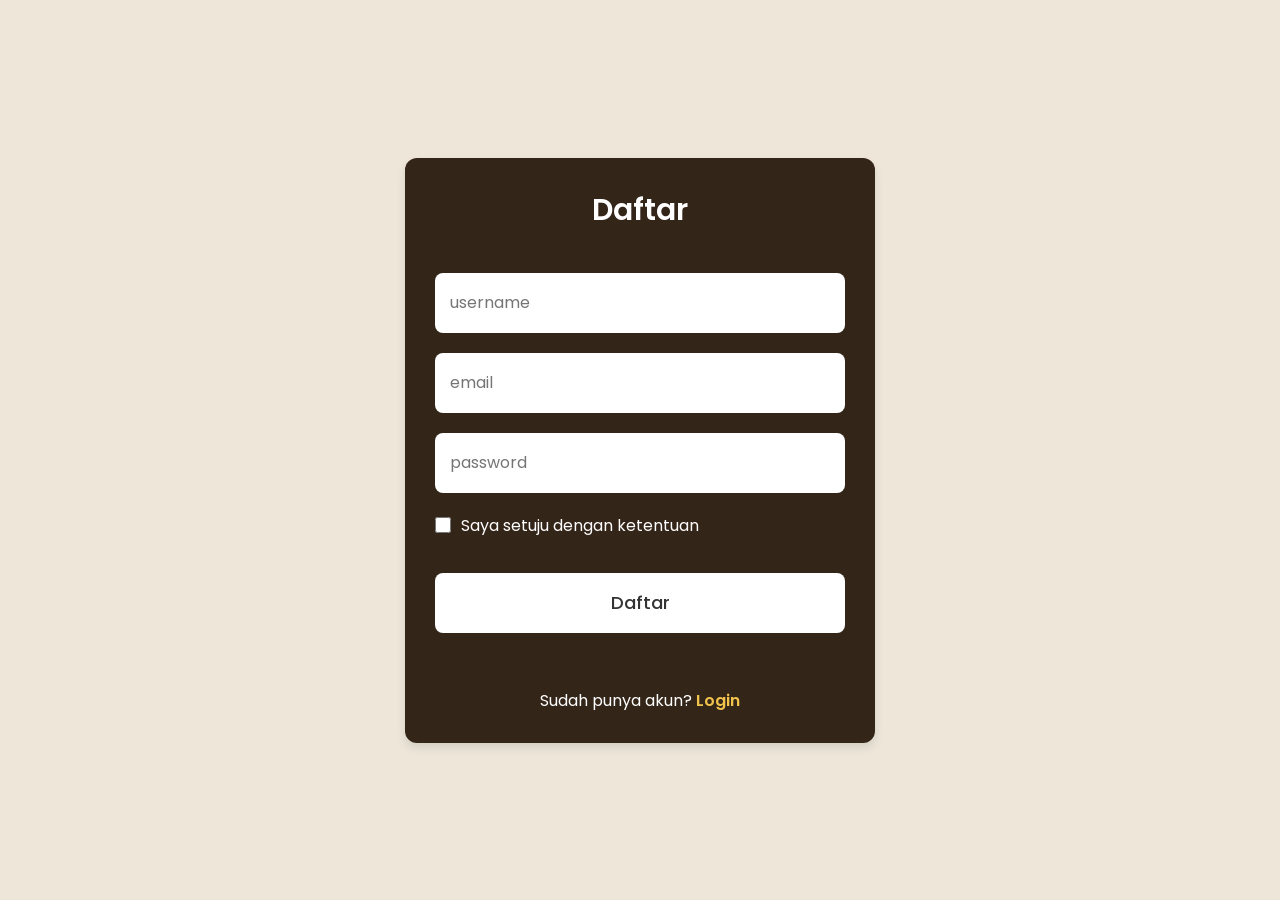
<file: login/register.html>
<!DOCTYPE html>
<!-- Website - www.codingnepalweb.com -->
<html lang="en">
  <head>
    <meta charset="UTF-8" />
    <meta name="description" content=" Today in this blog you will learn how to create a responsive Login & Registration Form in HTML CSS & JavaScript. The blog will cover everything from the basics of creating a Login & Registration in HTML, to styling it with CSS and adding with JavaScript." />
    <meta
      name="keywords"
      content=" 
 Animated Login & Registration Form,Form Design,HTML and CSS,HTML CSS JavaScript,login & registration form,login & signup form,Login Form Design,registration form,Signup Form,HTML,CSS,JavaScript,
"
    />

    <meta name="viewport" content="width=device-width, initial-scale=1.0" />

    <title>Login & Signup Form HTML CSS | CodingNepal</title>
    <link rel="stylesheet" href="style.css" />
  </head>
  <body>
    <section class="wrapper active">
      <div class="form signup" style="z-index: 100; position: relative;">
        <header>Daftar</header>
        <form id="registerForm">
          <input type="text" id="registerusername" placeholder="username" required />
          <input type="text" id="registeremail" placeholder="email" required />
          <input type="password" id="registerpassword" placeholder="password" required />
          
          <div class="checkbox">
            <input type="checkbox" id="signupCheck" required />
            <label for="signupCheck" style="cursor: pointer;">
              Saya setuju dengan ketentuan
            </label>
          </div>
          <input type="submit" value="Daftar" />
          <p id="message"></p>
         </form>
        
         <p class="switch-link">
          Sudah punya akun?
          <a href="index.html">Login</a>
         </p>
        
      </div>
    </section>
    
    <script src="js/register.js" defer></script>
  </body>
</html>
</file>
<file: admin/templatemo-daynight-style.css>
/* ========================================
   DayNight Admin - Flat/Minimal Dashboard
   Snow Edition (Light) / Carbon Edition (Dark)
   ======================================== */
   
/*

TemplateMo 608 DayNight Admin

https://templatemo.com/tm-608-daynight-admin

*/

@import url('https://fonts.googleapis.com/css2?family=DM+Sans:wght@400;500;600;700&display=swap');

* {
    margin: 0;
    padding: 0;
    box-sizing: border-box;
}

/* ===== CSS Variables - Snow Edition (Default) ===== */
:root {
    --bg-primary: #FFFFFF;
    --bg-secondary: #F8FAFC;
    --bg-surface: #F1F5F9;
    --border-color: #E2E8F0;
    --text-primary: #1E293B;
    --text-secondary: #64748B;
    --accent: #38BDF8;
    --accent-hover: #0EA5E9;
    --accent-light: rgba(56, 189, 248, 0.1);
    --success: #22C55E;
    --warning: #F59E0B;
    --danger: #EF4444;
    --shadow: 0 1px 3px rgba(0, 0, 0, 0.05);
    --shadow-md: 0 4px 12px rgba(0, 0, 0, 0.05);
    --transition: all 0.2s ease;
}

/* ===== Carbon Edition (Dark Mode) ===== */
/* Applied to html for instant load, and body for JS toggle */
html.carbon,
body.carbon {
    --bg-primary: #0F0F0F;
    --bg-secondary: #171717;
    --bg-surface: #1F1F1F;
    --border-color: #2E2E2E;
    --text-primary: #F5F5F5;
    --text-secondary: #A3A3A3;
    --accent: #38BDF8;
    --accent-hover: #7DD3FC;
    --accent-light: rgba(56, 189, 248, 0.15);
    --shadow: 0 1px 3px rgba(0, 0, 0, 0.3);
    --shadow-md: 0 4px 12px rgba(0, 0, 0, 0.4);
}

/* Ensure html inherits theme background for instant paint */
html {
    background: var(--bg-secondary);
}

/* ===== Base Styles ===== */
html {
    scroll-behavior: smooth;
}

body {
    font-family: 'DM Sans', -apple-system, BlinkMacSystemFont, sans-serif;
    background: var(--bg-secondary);
    color: var(--text-primary);
    min-height: 100vh;
    line-height: 1.6;
    transition: var(--transition);
}

a {
    text-decoration: none;
    color: inherit;
}

button {
    font-family: inherit;
    cursor: pointer;
    border: none;
    background: none;
}

input, select, textarea {
    font-family: inherit;
    font-size: 0.9375rem;
}

/* ===== Layout ===== */
.app-container {
    min-height: 100vh;
    display: flex;
    flex-direction: column;
}

.main-content {
    flex: 1;
    padding: 2rem;
    max-width: 1400px;
    margin: 0 auto;
    width: 100%;
}

/* ===== Top Navigation ===== */
.top-nav {
    background: var(--bg-primary);
    border-bottom: 1px solid var(--border-color);
    position: sticky;
    top: 0;
    z-index: 100;
    transition: var(--transition);
}

.nav-container {
    max-width: 1400px;
    margin: 0 auto;
    padding: 0 2rem;
    display: flex;
    align-items: center;
    justify-content: space-between;
    height: 64px;
}

.nav-left {
    display: flex;
    align-items: center;
    gap: 3rem;
}

.logo {
    font-size: 1.25rem;
    font-weight: 700;
    color: var(--text-primary);
    display: flex;
    align-items: center;
    gap: 0.5rem;
}

.logo-icon {
    width: 32px;
    height: 32px;
    background: var(--accent);
    border-radius: 8px;
    display: flex;
    align-items: center;
    justify-content: center;
}

.logo-icon svg {
    width: 18px;
    height: 18px;
    fill: white;
}

/* ===== Navigation Menu ===== */
.nav-menu {
    display: flex;
    align-items: center;
    gap: 0.25rem;
}

.nav-item {
    position: relative;
}

.nav-link {
    display: flex;
    align-items: center;
    gap: 0.375rem;
    padding: 0.5rem 0.875rem;
    color: var(--text-secondary);
    font-size: 0.9375rem;
    font-weight: 500;
    border-radius: 6px;
    transition: var(--transition);
}

.nav-link:hover {
    color: var(--text-primary);
    background: var(--bg-surface);
}

.nav-link.active {
    color: var(--accent);
    background: var(--accent-light);
}

.nav-link svg {
    width: 18px;
    height: 18px;
    opacity: 0.7;
}

.dropdown-arrow {
    width: 12px !important;
    height: 12px !important;
    transition: transform 0.2s ease;
}

/* ===== Dropdown Menu ===== */
.dropdown-menu {
    position: absolute;
    top: 100%;
    left: 0;
    margin-top: 0.5rem;
    background: var(--bg-primary);
    border: 1px solid var(--border-color);
    border-radius: 8px;
    box-shadow: var(--shadow-md);
    min-width: 200px;
    opacity: 0;
    visibility: hidden;
    transform: translateY(-8px);
    transition: all 0.2s ease;
    z-index: 200;
}

.nav-item:hover .dropdown-menu {
    opacity: 1;
    visibility: visible;
    transform: translateY(0);
}

.nav-item:hover .dropdown-arrow {
    transform: rotate(180deg);
}

.dropdown-menu a {
    display: block;
    padding: 0.625rem 1rem;
    color: var(--text-secondary);
    font-size: 0.875rem;
    transition: var(--transition);
}

.dropdown-menu a:hover {
    color: var(--text-primary);
    background: var(--bg-surface);
}

.dropdown-menu a:first-child {
    border-radius: 8px 8px 0 0;
}

.dropdown-menu a:last-child {
    border-radius: 0 0 8px 8px;
}

/* ===== Nav Right ===== */
.nav-right {
    display: flex;
    align-items: center;
    gap: 1rem;
}

/* ===== Theme Toggle ===== */
.theme-toggle {
    display: flex;
    align-items: center;
    gap: 0.5rem;
    padding: 0.375rem;
    background: var(--bg-surface);
    border-radius: 8px;
    border: 1px solid var(--border-color);
}

.theme-btn {
    display: flex;
    align-items: center;
    justify-content: center;
    width: 32px;
    height: 32px;
    border-radius: 6px;
    color: var(--text-secondary);
    transition: var(--transition);
}

.theme-btn:hover {
    color: var(--text-primary);
}

.theme-btn.active {
    background: var(--bg-primary);
    color: var(--accent);
    box-shadow: var(--shadow);
}

.theme-btn svg {
    width: 18px;
    height: 18px;
}

/* ===== User Menu ===== */
.user-menu {
    display: flex;
    align-items: center;
    gap: 0.75rem;
    padding: 0.375rem 0.75rem 0.375rem 0.375rem;
    background: var(--bg-surface);
    border-radius: 8px;
    border: 1px solid var(--border-color);
    cursor: pointer;
    transition: var(--transition);
}

.user-menu:hover {
    border-color: var(--accent);
}

.user-avatar {
    width: 32px;
    height: 32px;
    border-radius: 6px;
    background: linear-gradient(135deg, var(--accent), var(--accent-hover));
    display: flex;
    align-items: center;
    justify-content: center;
    color: white;
    font-weight: 600;
    font-size: 0.875rem;
}

.user-name {
    font-size: 0.875rem;
    font-weight: 500;
    color: var(--text-primary);
}

/* Logout Button */
.btn-logout {
    display: flex;
    align-items: center;
    justify-content: center;
    width: 36px;
    height: 36px;
    border-radius: 8px;
    color: var(--text-secondary);
    transition: var(--transition);
}

.btn-logout:hover {
    background: rgba(239, 68, 68, 0.1);
    color: var(--danger);
}

.btn-logout svg {
    width: 18px;
    height: 18px;
}

/* ===== Page Header ===== */
.page-header {
    margin-bottom: 2rem;
}

.greeting {
    font-size: 1.75rem;
    font-weight: 700;
    color: var(--text-primary);
    margin-bottom: 0.25rem;
}

.greeting-sub {
    color: var(--text-secondary);
    font-size: 0.9375rem;
}

/* ===== Cards ===== */
.card {
    background: var(--bg-primary);
    border: 1px solid var(--border-color);
    border-radius: 12px;
    padding: 1.5rem;
    transition: var(--transition);
    overflow: hidden;
}

.card:hover {
    box-shadow: var(--shadow-md);
}

.card-header {
    display: flex;
    align-items: center;
    justify-content: space-between;
    margin-bottom: 1.25rem;
}

.card-title {
    font-size: 1rem;
    font-weight: 600;
    color: var(--text-primary);
}

.card-subtitle {
    font-size: 0.8125rem;
    color: var(--text-secondary);
    margin-top: 0.125rem;
}

/* ===== Stats Grid ===== */
.stats-grid {
    display: grid;
    grid-template-columns: repeat(4, 1fr);
    gap: 1.5rem;
    margin-bottom: 2rem;
}

.stat-card {
    background: var(--bg-primary);
    border: 1px solid var(--border-color);
    border-radius: 12px;
    padding: 1.25rem;
    transition: var(--transition);
}

.stat-card:hover {
    border-color: var(--accent);
}

.stat-label {
    font-size: 0.8125rem;
    color: var(--text-secondary);
    margin-bottom: 0.5rem;
}

.stat-value {
    font-size: 1.75rem;
    font-weight: 700;
    color: var(--text-primary);
    margin-bottom: 0.5rem;
}

.stat-change {
    display: flex;
    align-items: center;
    gap: 0.25rem;
    font-size: 0.8125rem;
    font-weight: 500;
}

.stat-change.positive {
    color: var(--success);
}

.stat-change.negative {
    color: var(--danger);
}

.stat-change svg {
    width: 14px;
    height: 14px;
}

/* ===== Date Range Picker ===== */
.date-picker {
    display: flex;
    align-items: center;
    gap: 0.25rem;
    background: var(--bg-surface);
    border: 1px solid var(--border-color);
    border-radius: 8px;
    padding: 0.25rem;
}

.date-btn {
    padding: 0.5rem 0.875rem;
    font-size: 0.8125rem;
    font-weight: 500;
    color: var(--text-secondary);
    border-radius: 6px;
    transition: var(--transition);
}

.date-btn:hover {
    color: var(--text-primary);
}

.date-btn.active {
    background: var(--bg-primary);
    color: var(--accent);
    box-shadow: var(--shadow);
}

/* ===== Pure CSS Charts ===== */
.chart-container {
    padding: 1rem 0;
}

/* Chart Scroll Container - Per Card Section */
.chart-scroll {
    overflow-x: auto;
    -webkit-overflow-scrolling: touch;
    padding-bottom: 0.5rem;
}

.chart-scroll::-webkit-scrollbar {
    height: 8px;
}

.chart-scroll::-webkit-scrollbar-track {
    background: var(--bg-surface);
    border-radius: 4px;
}

.chart-scroll::-webkit-scrollbar-thumb {
    background: var(--border-color);
    border-radius: 4px;
}

.chart-scroll::-webkit-scrollbar-thumb:hover {
    background: var(--text-secondary);
}

.chart-scroll-inner {
    min-width: 600px;
}

/* Card content scroll wrapper */
.card-scroll {
    overflow-x: auto;
    -webkit-overflow-scrolling: touch;
    padding-bottom: 0.5rem;
}

.card-scroll::-webkit-scrollbar {
    height: 8px;
}

.card-scroll::-webkit-scrollbar-track {
    background: var(--bg-surface);
    border-radius: 4px;
}

.card-scroll::-webkit-scrollbar-thumb {
    background: var(--border-color);
    border-radius: 4px;
}

.card-scroll-inner {
    min-width: 500px;
}

/* Bar Chart */
.bar-chart {
    display: flex;
    align-items: flex-end;
    justify-content: space-between;
    height: 200px;
    padding: 1rem 0 1rem 3rem;
    border-bottom: 1px solid var(--border-color);
    position: relative;
}

/* Y-Axis */
.y-axis {
    position: absolute;
    left: 0;
    top: 1rem;
    bottom: 1rem;
    display: flex;
    flex-direction: column;
    justify-content: space-between;
    width: 2.5rem;
}

.y-axis-label {
    font-size: 0.6875rem;
    color: var(--text-secondary);
    text-align: right;
    padding-right: 0.5rem;
}

.y-axis-lines {
    position: absolute;
    left: 3rem;
    right: 0;
    top: 1rem;
    bottom: 1rem;
    display: flex;
    flex-direction: column;
    justify-content: space-between;
    pointer-events: none;
}

.y-axis-line {
    border-top: 1px dashed var(--border-color);
    width: 100%;
}

.bar-group {
    display: flex;
    flex-direction: column;
    align-items: center;
    gap: 0.5rem;
    flex: 1;
}

.bar-wrapper {
    display: flex;
    align-items: flex-end;
    gap: 4px;
    height: 160px;
}

.bar {
    width: 24px;
    border-radius: 4px 4px 0 0;
    transition: all 0.3s ease;
}

.bar.current {
    background: var(--accent);
}

.bar.previous {
    background: var(--border-color);
}

.bar:hover {
    opacity: 0.8;
    transform: scaleY(1.02);
    transform-origin: bottom;
}

.bar-label {
    font-size: 0.75rem;
    color: var(--text-secondary);
}

/* Line Chart */
.line-chart {
    position: relative;
    height: 200px;
    margin: 1rem 0;
}

.line-chart-svg {
    width: 100%;
    height: 100%;
}

.line-chart-path {
    fill: none;
    stroke: var(--accent);
    stroke-width: 2;
    stroke-linecap: round;
    stroke-linejoin: round;
}

.line-chart-area {
    fill: url(#gradient);
    opacity: 0.3;
}

.line-chart-dot {
    fill: var(--accent);
    stroke: var(--bg-primary);
    stroke-width: 2;
}

/* Progress Bar */
.progress-bar {
    height: 8px;
    background: var(--bg-surface);
    border-radius: 4px;
    overflow: hidden;
}

.progress-fill {
    height: 100%;
    border-radius: 4px;
    transition: width 0.5s ease;
}

.progress-fill.accent {
    background: var(--accent);
}

.progress-fill.success {
    background: var(--success);
}

.progress-fill.warning {
    background: var(--warning);
}

.progress-fill.danger {
    background: var(--danger);
}

/* Donut Chart */
.donut-chart {
    width: 120px;
    height: 120px;
    position: relative;
}

.donut-chart svg {
    width: 100%;
    height: 100%;
    transform: rotate(-90deg);
}

.donut-ring {
    fill: none;
    stroke: var(--bg-surface);
    stroke-width: 12;
}

.donut-segment {
    fill: none;
    stroke-width: 12;
    stroke-linecap: round;
    transition: stroke-dashoffset 0.5s ease;
}

.donut-center {
    position: absolute;
    top: 50%;
    left: 50%;
    transform: translate(-50%, -50%);
    text-align: center;
}

.donut-value {
    font-size: 1.25rem;
    font-weight: 700;
    color: var(--text-primary);
}

.donut-label {
    font-size: 0.6875rem;
    color: var(--text-secondary);
}

/* Chart Legend */
.chart-legend {
    display: flex;
    align-items: center;
    gap: 1.5rem;
    margin-top: 1rem;
}

.legend-item {
    display: flex;
    align-items: center;
    gap: 0.5rem;
    font-size: 0.8125rem;
    color: var(--text-secondary);
}

.legend-dot {
    width: 10px;
    height: 10px;
    border-radius: 50%;
}

.legend-dot.current {
    background: var(--accent);
}

.legend-dot.previous {
    background: var(--border-color);
}

/* ===== Activity Feed ===== */
.activity-feed {
    display: flex;
    flex-direction: column;
}

.activity-item {
    display: flex;
    gap: 1rem;
    padding: 1rem 0;
    border-bottom: 1px solid var(--border-color);
}

.activity-item:last-child {
    border-bottom: none;
}

.activity-icon {
    width: 36px;
    height: 36px;
    border-radius: 8px;
    display: flex;
    align-items: center;
    justify-content: center;
    flex-shrink: 0;
}

.activity-icon.blue {
    background: var(--accent-light);
    color: var(--accent);
}

.activity-icon.green {
    background: rgba(34, 197, 94, 0.1);
    color: var(--success);
}

.activity-icon.orange {
    background: rgba(245, 158, 11, 0.1);
    color: var(--warning);
}

.activity-icon svg {
    width: 18px;
    height: 18px;
}

.activity-content {
    flex: 1;
}

.activity-text {
    font-size: 0.875rem;
    color: var(--text-primary);
    margin-bottom: 0.25rem;
}

.activity-text strong {
    font-weight: 600;
}

.activity-time {
    font-size: 0.75rem;
    color: var(--text-secondary);
}

/* ===== Two Column Layout ===== */
.two-col {
    display: grid;
    grid-template-columns: 1fr 1fr;
    gap: 1.5rem;
}

/* ===== Buttons ===== */
.btn {
    display: inline-flex;
    align-items: center;
    justify-content: center;
    gap: 0.5rem;
    padding: 0.625rem 1.25rem;
    font-size: 0.875rem;
    font-weight: 500;
    border-radius: 8px;
    transition: var(--transition);
}

.btn svg {
    width: 16px;
    height: 16px;
}

.btn-primary {
    background: var(--accent);
    color: white;
}

.btn-primary:hover {
    background: var(--accent-hover);
}

.btn-secondary {
    background: var(--bg-surface);
    color: var(--text-primary);
    border: 1px solid var(--border-color);
}

.btn-secondary:hover {
    border-color: var(--accent);
    color: var(--accent);
}

.btn-ghost {
    color: var(--text-secondary);
}

.btn-ghost:hover {
    color: var(--accent);
    background: var(--accent-light);
}

/* ===== Form Elements ===== */
.form-group {
    margin-bottom: 1.25rem;
}

.form-label {
    display: block;
    font-size: 0.8125rem;
    font-weight: 500;
    color: var(--text-secondary);
    margin-bottom: 0.5rem;
}

.form-input {
    width: 100%;
    padding: 0.75rem 1rem;
    background: var(--bg-surface);
    border: 1px solid var(--border-color);
    border-radius: 8px;
    color: var(--text-primary);
    transition: var(--transition);
}

.form-input:hover {
    border-color: var(--text-secondary);
}

.form-input:focus {
    outline: none;
    border-color: var(--accent);
    box-shadow: 0 0 0 3px var(--accent-light);
}

.form-input::placeholder {
    color: var(--text-secondary);
}

/* ===== Tables ===== */
.table-container {
    overflow-x: auto;
}

table {
    width: 100%;
    border-collapse: collapse;
}

th, td {
    padding: 1rem;
    text-align: left;
    border-bottom: 1px solid var(--border-color);
}

th {
    font-size: 0.75rem;
    font-weight: 600;
    text-transform: uppercase;
    letter-spacing: 0.05em;
    color: var(--text-secondary);
    background: var(--bg-surface);
}

td {
    font-size: 0.875rem;
    color: var(--text-primary);
}

tr:hover td {
    background: var(--bg-surface);
}

/* ===== Badges ===== */
.badge {
    display: inline-flex;
    align-items: center;
    padding: 0.25rem 0.625rem;
    font-size: 0.75rem;
    font-weight: 500;
    border-radius: 6px;
}

.badge-blue {
    background: var(--accent-light);
    color: var(--accent);
}

.badge-green {
    background: rgba(34, 197, 94, 0.1);
    color: var(--success);
}

.badge-orange {
    background: rgba(245, 158, 11, 0.1);
    color: var(--warning);
}

.badge-red {
    background: rgba(239, 68, 68, 0.1);
    color: var(--danger);
}

/* ===== Avatar Group ===== */
.avatar-group {
    display: flex;
}

.avatar {
    width: 28px;
    height: 28px;
    border-radius: 50%;
    border: 2px solid var(--bg-primary);
    margin-left: -8px;
    background: var(--bg-surface);
    display: flex;
    align-items: center;
    justify-content: center;
    font-size: 0.6875rem;
    font-weight: 600;
    color: var(--text-secondary);
}

.avatar:first-child {
    margin-left: 0;
}

.avatar.blue {
    background: var(--accent);
    color: white;
}

.avatar.green {
    background: var(--success);
    color: white;
}

.avatar.orange {
    background: var(--warning);
    color: white;
}

.avatar.purple {
    background: #A855F7;
    color: white;
}

/* ===== Footer ===== */
.footer {
    background: var(--bg-primary);
    border-top: 1px solid var(--border-color);
    padding: 1.25rem 2rem;
    text-align: center;
    margin-top: auto;
}

.footer p {
    font-size: 0.8125rem;
    color: var(--text-secondary);
}

.footer a {
    color: var(--accent);
    transition: var(--transition);
}

.footer a:hover {
    color: var(--accent-hover);
}

/* ===== Kanban Board ===== */
.kanban-board {
    display: grid;
    grid-template-columns: repeat(4, 1fr);
    gap: 1.5rem;
}

.kanban-column {
    background: var(--bg-surface);
    border-radius: 12px;
    padding: 1rem;
    min-height: 400px;
}

.kanban-header {
    display: flex;
    align-items: center;
    justify-content: space-between;
    margin-bottom: 1rem;
    padding-bottom: 0.75rem;
    border-bottom: 1px solid var(--border-color);
}

.kanban-title {
    font-size: 0.8125rem;
    font-weight: 600;
    color: var(--text-primary);
}

.kanban-count {
    font-size: 0.75rem;
    color: var(--text-secondary);
    background: var(--bg-primary);
    padding: 0.125rem 0.5rem;
    border-radius: 4px;
}

.kanban-cards {
    display: flex;
    flex-direction: column;
    gap: 0.75rem;
}

.kanban-card {
    background: var(--bg-primary);
    border: 1px solid var(--border-color);
    border-radius: 8px;
    padding: 1rem;
    cursor: pointer;
    transition: var(--transition);
}

.kanban-card:hover {
    border-color: var(--accent);
    box-shadow: var(--shadow-md);
}

.kanban-card-title {
    font-size: 0.875rem;
    font-weight: 500;
    color: var(--text-primary);
    margin-bottom: 0.5rem;
}

.kanban-card-desc {
    font-size: 0.8125rem;
    color: var(--text-secondary);
    margin-bottom: 0.75rem;
    line-height: 1.4;
}

.kanban-card-footer {
    display: flex;
    align-items: center;
    justify-content: space-between;
}

.kanban-card-meta {
    display: flex;
    align-items: center;
    gap: 0.5rem;
}

/* ===== Inbox Split Pane ===== */
.inbox-container {
    display: grid;
    grid-template-columns: 380px 1fr;
    gap: 0;
    background: var(--bg-primary);
    border: 1px solid var(--border-color);
    border-radius: 12px;
    overflow: hidden;
    height: calc(100vh - 200px);
    min-height: 500px;
}

.inbox-list {
    border-right: 1px solid var(--border-color);
    overflow-y: auto;
}

.inbox-header {
    padding: 1.25rem;
    border-bottom: 1px solid var(--border-color);
    position: sticky;
    top: 0;
    background: var(--bg-primary);
    z-index: 10;
}

.inbox-search {
    display: flex;
    align-items: center;
    gap: 0.75rem;
    padding: 0.625rem 1rem;
    background: var(--bg-surface);
    border: 1px solid var(--border-color);
    border-radius: 8px;
}

.inbox-search svg {
    width: 18px;
    height: 18px;
    color: var(--text-secondary);
}

.inbox-search input {
    flex: 1;
    border: none;
    background: none;
    color: var(--text-primary);
    outline: none;
}

.inbox-search input::placeholder {
    color: var(--text-secondary);
}

.message-list {
    display: flex;
    flex-direction: column;
}

.message-item {
    display: flex;
    gap: 0.75rem;
    padding: 1rem 1.25rem;
    border-bottom: 1px solid var(--border-color);
    cursor: pointer;
    transition: var(--transition);
}

.message-item:hover {
    background: var(--bg-surface);
}

.message-item.active {
    background: var(--accent-light);
    border-left: 3px solid var(--accent);
}

.message-item.unread .message-sender {
    font-weight: 600;
}

.message-avatar {
    width: 40px;
    height: 40px;
    border-radius: 50%;
    background: var(--accent);
    display: flex;
    align-items: center;
    justify-content: center;
    color: white;
    font-weight: 600;
    font-size: 0.875rem;
    flex-shrink: 0;
}

.message-content {
    flex: 1;
    min-width: 0;
}

.message-header {
    display: flex;
    align-items: center;
    justify-content: space-between;
    margin-bottom: 0.25rem;
}

.message-sender {
    font-size: 0.875rem;
    color: var(--text-primary);
}

.message-time {
    font-size: 0.75rem;
    color: var(--text-secondary);
}

.message-subject {
    font-size: 0.8125rem;
    color: var(--text-primary);
    margin-bottom: 0.25rem;
    white-space: nowrap;
    overflow: hidden;
    text-overflow: ellipsis;
}

.message-preview {
    font-size: 0.8125rem;
    color: var(--text-secondary);
    white-space: nowrap;
    overflow: hidden;
    text-overflow: ellipsis;
}

/* Message View */
.message-view {
    display: flex;
    flex-direction: column;
    height: 100%;
	overflow: auto;
}

.message-view-header {
    padding: 1.25rem;
    border-bottom: 1px solid var(--border-color);
}

.message-view-subject {
    font-size: 1.25rem;
    font-weight: 600;
    color: var(--text-primary);
    margin-bottom: 0.75rem;
}

.message-view-meta {
    display: flex;
    align-items: center;
    gap: 1rem;
}

.message-view-sender {
    display: flex;
    align-items: center;
    gap: 0.75rem;
}

.message-view-sender-name {
    font-size: 0.875rem;
    font-weight: 500;
    color: var(--text-primary);
}

.message-view-sender-email {
    font-size: 0.8125rem;
    color: var(--text-secondary);
}

.message-view-date {
    font-size: 0.8125rem;
    color: var(--text-secondary);
    margin-left: auto;
}

.message-view-body {
    flex: 1;
    padding: 1.5rem;
    overflow-y: auto;
}

.message-view-body p {
    margin-bottom: 1rem;
    line-height: 1.7;
    color: var(--text-primary);
}

.message-view-reply {
    padding: 1.25rem;
    border-top: 1px solid var(--border-color);
}

.reply-input {
    width: 100%;
    padding: 1rem;
    background: var(--bg-surface);
    border: 1px solid var(--border-color);
    border-radius: 8px;
    color: var(--text-primary);
    resize: none;
    min-height: 100px;
}

.reply-input:focus {
    outline: none;
    border-color: var(--accent);
}

.reply-actions {
    display: flex;
    justify-content: flex-end;
    gap: 0.75rem;
    margin-top: 0.75rem;
}

/* ===== Settings Page ===== */
.settings-nav {
    display: flex;
    gap: 0.5rem;
    margin-bottom: 2rem;
    padding-bottom: 1rem;
    border-bottom: 1px solid var(--border-color);
}

.settings-nav-link {
    padding: 0.5rem 1rem;
    font-size: 0.875rem;
    font-weight: 500;
    color: var(--text-secondary);
    border-radius: 6px;
    transition: var(--transition);
}

.settings-nav-link:hover {
    color: var(--text-primary);
    background: var(--bg-surface);
}

.settings-nav-link.active {
    color: var(--accent);
    background: var(--accent-light);
}

.settings-section {
    margin-bottom: 2.5rem;
}

.settings-title {
    font-size: 1.125rem;
    font-weight: 600;
    color: var(--text-primary);
    margin-bottom: 0.5rem;
}

.settings-desc {
    font-size: 0.875rem;
    color: var(--text-secondary);
    margin-bottom: 1.5rem;
}

.settings-row {
    display: flex;
    align-items: center;
    justify-content: space-between;
    padding: 1rem 0;
    border-bottom: 1px solid var(--border-color);
}

.settings-row:last-child {
    border-bottom: none;
}

.settings-row-info {
    flex: 1;
}

.settings-row-label {
    font-size: 0.9375rem;
    font-weight: 500;
    color: var(--text-primary);
    margin-bottom: 0.25rem;
}

.settings-row-desc {
    font-size: 0.8125rem;
    color: var(--text-secondary);
}

/* Toggle Switch */
.toggle {
    position: relative;
    width: 44px;
    height: 24px;
}

.toggle input {
    opacity: 0;
    width: 0;
    height: 0;
}

.toggle-slider {
    position: absolute;
    cursor: pointer;
    top: 0;
    left: 0;
    right: 0;
    bottom: 0;
    background: var(--bg-surface);
    border: 1px solid var(--border-color);
    border-radius: 24px;
    transition: var(--transition);
}

.toggle-slider:before {
    position: absolute;
    content: "";
    height: 18px;
    width: 18px;
    left: 2px;
    bottom: 2px;
    background: var(--text-secondary);
    border-radius: 50%;
    transition: var(--transition);
}

.toggle input:checked + .toggle-slider {
    background: var(--accent);
    border-color: var(--accent);
}

.toggle input:checked + .toggle-slider:before {
    background: white;
    transform: translateX(20px);
}

/* ===== Login Page ===== */
.login-page {
    min-height: 100vh;
    display: flex;
    align-items: center;
    justify-content: center;
    padding: 2rem;
    background: var(--bg-secondary);
}

.login-container {
    width: 100%;
    max-width: 400px;
}

.login-card {
    background: var(--bg-primary);
    border: 1px solid var(--border-color);
    border-radius: 16px;
    padding: 2.5rem;
}

.login-header {
    text-align: center;
    margin-bottom: 2rem;
}

.login-logo {
    display: flex;
    align-items: center;
    justify-content: center;
    gap: 0.75rem;
    margin-bottom: 1.5rem;
}

.login-logo .logo-icon {
    width: 48px;
    height: 48px;
}

.login-logo .logo-icon svg {
    width: 26px;
    height: 26px;
}

.login-logo span {
    font-size: 1.5rem;
    font-weight: 700;
    color: var(--text-primary);
}

.login-title {
    font-size: 1.25rem;
    font-weight: 600;
    color: var(--text-primary);
    margin-bottom: 0.5rem;
}

.login-subtitle {
    font-size: 0.9375rem;
    color: var(--text-secondary);
}

.login-form {
    margin-bottom: 1.5rem;
}

.login-form .btn-primary {
    width: 100%;
    padding: 0.875rem;
}

.login-divider {
    display: flex;
    align-items: center;
    gap: 1rem;
    margin: 1.5rem 0;
}

.login-divider span {
    font-size: 0.8125rem;
    color: var(--text-secondary);
}

.login-divider::before,
.login-divider::after {
    content: "";
    flex: 1;
    height: 1px;
    background: var(--border-color);
}

.login-footer {
    text-align: center;
    font-size: 0.875rem;
    color: var(--text-secondary);
}

.login-footer a {
    color: var(--accent);
    font-weight: 500;
}

.login-footer a:hover {
    color: var(--accent-hover);
}

.login-theme-toggle {
    position: fixed;
    top: 1.5rem;
    right: 1.5rem;
}

/* ===== Responsive ===== */
@media (max-width: 1200px) {
    .stats-grid {
        grid-template-columns: repeat(2, 1fr);
    }
    
    .two-col {
        grid-template-columns: 1fr;
    }
    
    .kanban-board {
        grid-template-columns: repeat(2, 1fr);
    }
}

@media (max-width: 992px) {
    .nav-container {
        padding: 0 1rem;
    }
    
    .nav-menu {
        display: none;
    }
    
    .main-content {
        padding: 1.5rem;
    }
    
    .inbox-container {
        grid-template-columns: 1fr;
        height: auto;
    }
    
    .inbox-list {
        border-right: none;
        border-bottom: 1px solid var(--border-color);
        max-height: 300px;
    }
}

@media (max-width: 768px) {
    .stats-grid {
        grid-template-columns: 1fr;
    }
    
    .kanban-board {
        grid-template-columns: 1fr;
    }
    
    .bar-chart {
        overflow-x: auto;
    }
    
    .date-picker {
        flex-wrap: wrap;
    }
    
    .user-name {
        display: none;
    }
}

/* ===== Settings 2-Column Layout ===== */
.settings-grid {
    display: grid;
    grid-template-columns: 1fr 1fr;
    gap: 1.5rem;
}

@media (max-width: 992px) {
    .settings-grid {
        grid-template-columns: 1fr;
    }
}

/* ===== Mobile Menu ===== */
.mobile-menu-btn {
    display: none;
    padding: 0.5rem;
    color: var(--text-primary);
}

.mobile-menu-btn svg {
    width: 24px;
    height: 24px;
}

/* Mobile Menu Overlay */
.mobile-menu-overlay {
    position: fixed;
    top: 0;
    left: 0;
    right: 0;
    bottom: 0;
    background: rgba(0, 0, 0, 0.5);
    z-index: 999;
    opacity: 0;
    visibility: hidden;
    transition: opacity 0.3s ease, visibility 0.3s ease;
}

.mobile-menu-overlay.active {
    opacity: 1;
    visibility: visible;
}

/* Mobile Menu Panel */
.mobile-menu {
    position: fixed;
    top: 0;
    right: -280px;
    width: 280px;
    height: 100vh;
    background: var(--bg-primary);
    border-left: 1px solid var(--border-color);
    z-index: 1000;
    transition: right 0.3s ease;
    display: flex;
    flex-direction: column;
}

.mobile-menu.active {
    right: 0;
}

.mobile-menu-header {
    display: flex;
    align-items: center;
    justify-content: space-between;
    padding: 1rem 1.25rem;
    border-bottom: 1px solid var(--border-color);
}

.mobile-menu-header .logo {
    font-size: 1.125rem;
}

.mobile-menu-close {
    display: flex;
    align-items: center;
    justify-content: center;
    width: 36px;
    height: 36px;
    border-radius: 8px;
    color: var(--text-secondary);
    transition: var(--transition);
}

.mobile-menu-close:hover {
    background: var(--bg-surface);
    color: var(--text-primary);
}

.mobile-menu-close svg {
    width: 20px;
    height: 20px;
}

.mobile-menu-nav {
    flex: 1;
    padding: 1rem;
    overflow-y: auto;
}

.mobile-menu-nav a {
    display: flex;
    align-items: center;
    gap: 0.75rem;
    padding: 0.875rem 1rem;
    color: var(--text-secondary);
    font-size: 0.9375rem;
    font-weight: 500;
    border-radius: 8px;
    margin-bottom: 0.25rem;
    transition: var(--transition);
}

.mobile-menu-nav a:hover {
    background: var(--bg-surface);
    color: var(--text-primary);
}

.mobile-menu-nav a.active {
    background: var(--accent-light);
    color: var(--accent);
}

.mobile-menu-nav a svg {
    width: 20px;
    height: 20px;
    opacity: 0.7;
}

.mobile-menu-footer {
    padding: 1rem 1.25rem;
    border-top: 1px solid var(--border-color);
}

.mobile-logout-btn {
    display: flex;
    align-items: center;
    gap: 0.75rem;
    width: 100%;
    padding: 0.75rem 1rem;
    margin-bottom: 1rem;
    font-size: 0.9375rem;
    font-weight: 500;
    color: var(--danger);
    background: rgba(239, 68, 68, 0.1);
    border-radius: 8px;
    transition: var(--transition);
}

.mobile-logout-btn:hover {
    background: rgba(239, 68, 68, 0.2);
}

.mobile-logout-btn svg {
    width: 20px;
    height: 20px;
}

.mobile-menu-footer .theme-toggle {
    width: 100%;
    justify-content: center;
}

@media (max-width: 992px) {
    .mobile-menu-btn {
        display: flex;
    }
}

/* ===== Scrollbar ===== */
::-webkit-scrollbar {
    width: 6px;
    height: 6px;
}

::-webkit-scrollbar-track {
    background: transparent;
}

::-webkit-scrollbar-thumb {
    background: var(--border-color);
    border-radius: 3px;
}

::-webkit-scrollbar-thumb:hover {
    background: var(--text-secondary);
}
</file>
<file: login/style.css>
/* Import Google font - Poppins */
@import url("https://fonts.googleapis.com/css2?family=Poppins:wght@200;300;400;500;600;700&display=swap");

* {
  margin: 0;
  padding: 0;
  box-sizing: border-box;
  font-family: "Poppins", sans-serif;
}

body {
  min-height: 100vh;
  display: flex;
  align-items: center;
  justify-content: center;
  background: #EDE6D9;
}

.wrapper {
  max-width: 470px;
  width: 100%;
  border-radius: 12px;
  padding: 30px;
  background: #342519;
  box-shadow: 0 5px 10px rgba(0, 0, 0, 0.1);
}

.form.login{
  width: 100%;
  background: #342519;
  padding: 15px;
  border-radius: 12px;
}

.form header {
  font-size: 30px;
  text-align: center;
  color: #fff;
  font-weight: 600;
  cursor: pointer;
}

.wrapper.active .form.login header {
  opacity: 1;
}

.wrapper.active .signup header {
  opacity: 1;
}

.wrapper form {
  display: flex;
  flex-direction: column;
  gap: 20px;
  margin-top: 40px;
}

form input {
  height: 60px;
  outline: none;
  border: none;
  padding: 0 15px;
  font-size: 16px;
  font-weight: 400;
  color: #333;
  border-radius: 8px;
  background: #fff;
}

.form.login input {
  border: 1px solid #aaa;
}

.form.login input:focus {
  box-shadow: 0 1px 0 #ddd;
}

form .checkbox {
  display: flex;
  align-items: center;
  gap: 10px;
}

.checkbox input[type="checkbox"] {
  height: 16px;
  width: 16px;
  accent-color: #fff;
  cursor: pointer;
}

form .checkbox label {
  cursor: pointer;
  color: #fff;
}

form a {
  color: #fff;
  text-decoration: none;
}

form a:hover {
  text-decoration: underline;
}

form input[type="submit"] {
  margin-top: 15px;
  padding: none;
  font-size: 18px;
  font-weight: 500;
  cursor: pointer;
}

.form.login input[type="submit"] {
  background: #fff;
  color: #342519;
  border: none;
}

.form.signup{
  width: 100%;
}

.alert{
background: #e44e4e;
color: white;
padding: 10px;
text-align: center;
border:1px solid #b32929;
}


#message{
background: #ff4e4e;
color: white;
text-align: center;
margin-top: 20px;
}


#alertBox{
position: fixed;
top: 20px;
left: 50%;
transform: translateX(-50%);
z-index: 999;
}

.switch-link{
text-align:center;
margin-top:15px;
color:white;
}

.switch-link a{
color:#F1C34C;
text-decoration:none;
font-weight:600;
}

.switch-link a:hover{
text-decoration:underline;
}
</file>
